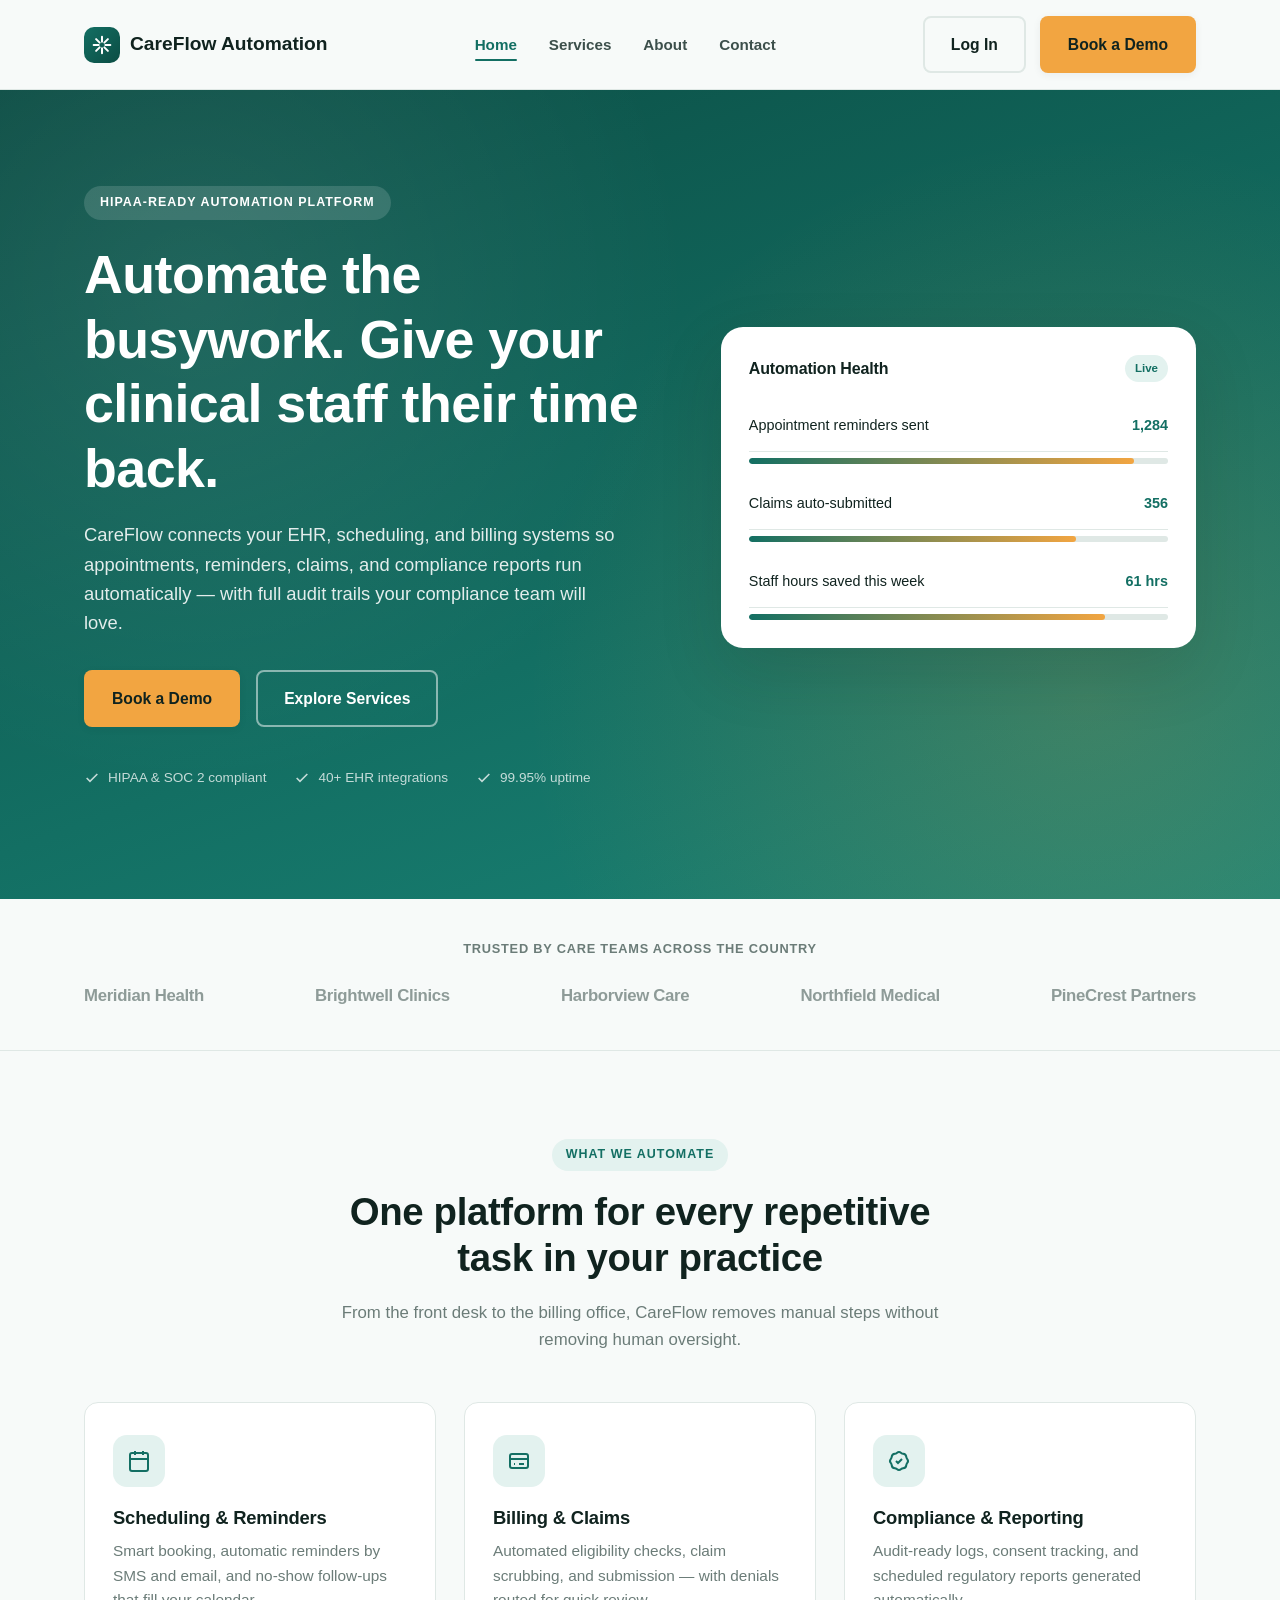
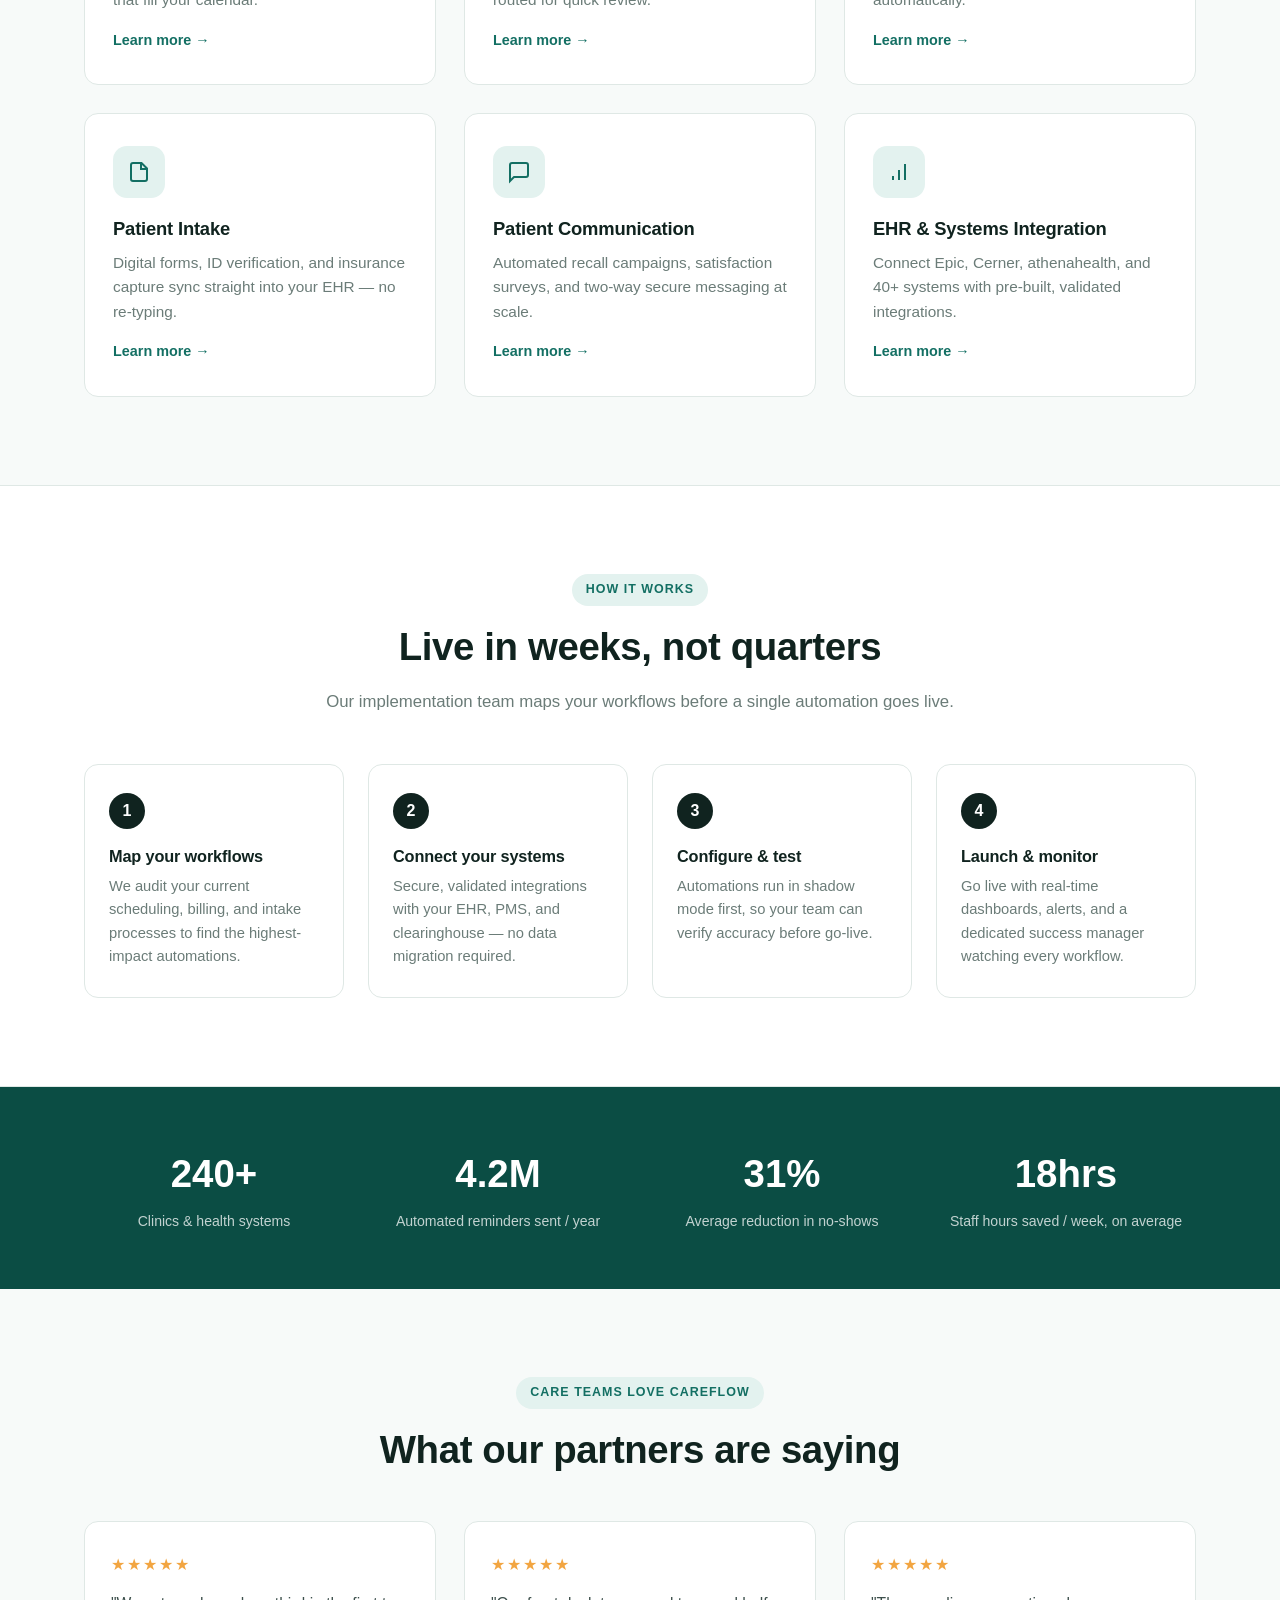
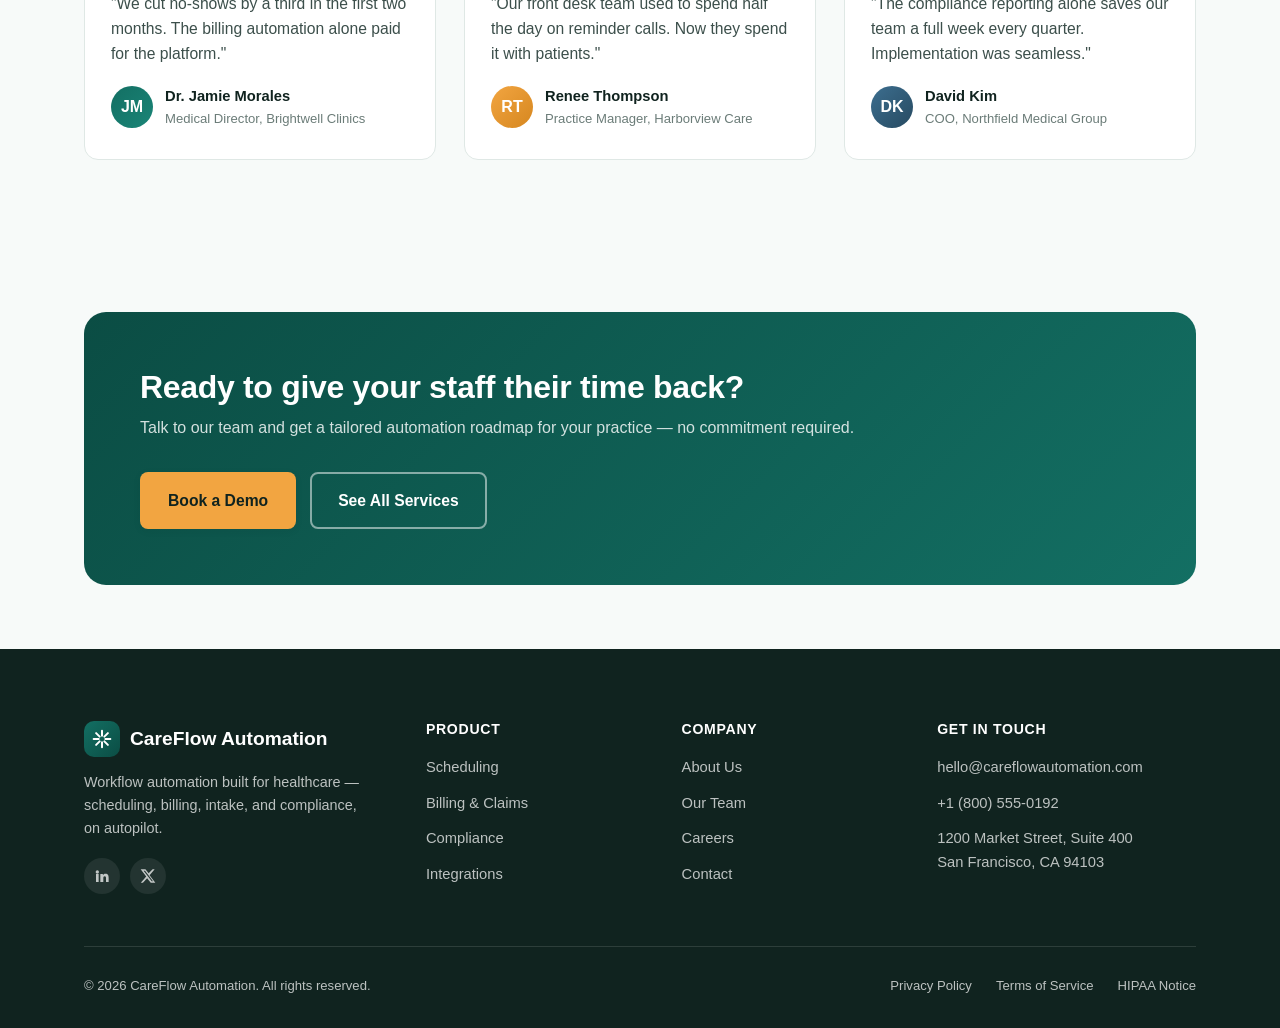
<file: index.html>
<!DOCTYPE html>
<html lang="en">
<head>
<meta charset="UTF-8" />
<meta name="viewport" content="width=device-width, initial-scale=1.0" />
<title>CareFlow Automation — Workflow Automation for Healthcare Teams</title>
<meta name="description" content="CareFlow Automation helps clinics, hospitals, and healthcare networks automate scheduling, billing, intake, and compliance so staff can focus on patients." />
<link rel="icon" href="data:,">
<link rel="stylesheet" href="css/styles.css" />
</head>
<body>

<header class="site-header">
  <nav class="nav">
    <a href="index.html" class="brand">
      <span class="brand-mark" aria-hidden="true">
        <svg width="20" height="20" viewBox="0 0 24 24" fill="none" stroke="currentColor" stroke-width="2.4" stroke-linecap="round" stroke-linejoin="round"><path d="M12 2v6M12 16v6M4.93 4.93l4.24 4.24M14.83 14.83l4.24 4.24M2 12h6M16 12h6M4.93 19.07l4.24-4.24M14.83 9.17l4.24-4.24"/></svg>
      </span>
      CareFlow Automation
    </a>

    <ul class="nav-links" id="nav-links">
      <li><a href="index.html" data-page="index.html">Home</a></li>
      <li><a href="services.html" data-page="services.html">Services</a></li>
      <li><a href="about.html" data-page="about.html">About</a></li>
      <li><a href="contact.html" data-page="contact.html">Contact</a></li>
    </ul>

    <div class="nav-actions">
      <a href="contact.html" class="btn btn-dark-outline">Log In</a>
      <a href="contact.html" class="btn btn-primary">Book a Demo</a>
      <button class="nav-toggle" aria-label="Toggle navigation" aria-expanded="false">
        <span></span><span></span><span></span>
      </button>
    </div>
  </nav>
</header>

<main>

  <!-- Hero -->
  <section class="hero">
    <div class="container hero-grid">
      <div>
        <span class="hero-eyebrow">HIPAA-Ready Automation Platform</span>
        <h1>Automate the busywork. Give your clinical staff their time back.</h1>
        <p class="lead">CareFlow connects your EHR, scheduling, and billing systems so appointments, reminders, claims, and compliance reports run automatically — with full audit trails your compliance team will love.</p>
        <div class="hero-cta">
          <a href="contact.html" class="btn btn-primary">Book a Demo</a>
          <a href="services.html" class="btn btn-outline">Explore Services</a>
        </div>
        <ul class="hero-trust">
          <li><svg width="16" height="16" viewBox="0 0 24 24" fill="none" stroke="currentColor" stroke-width="2.4"><path d="M20 6L9 17l-5-5"/></svg> HIPAA &amp; SOC 2 compliant</li>
          <li><svg width="16" height="16" viewBox="0 0 24 24" fill="none" stroke="currentColor" stroke-width="2.4"><path d="M20 6L9 17l-5-5"/></svg> 40+ EHR integrations</li>
          <li><svg width="16" height="16" viewBox="0 0 24 24" fill="none" stroke="currentColor" stroke-width="2.4"><path d="M20 6L9 17l-5-5"/></svg> 99.95% uptime</li>
        </ul>
      </div>

      <div class="hero-visual">
        <div class="hero-card">
          <div class="hero-card-head">
            <h4>Automation Health</h4>
            <span class="pill">Live</span>
          </div>
          <div class="hero-stat-row">
            <span>Appointment reminders sent</span>
            <strong>1,284</strong>
          </div>
          <div class="mini-bar"><span style="width: 92%"></span></div>

          <div class="hero-stat-row" style="margin-top:14px">
            <span>Claims auto-submitted</span>
            <strong>356</strong>
          </div>
          <div class="mini-bar"><span style="width: 78%"></span></div>

          <div class="hero-stat-row" style="margin-top:14px">
            <span>Staff hours saved this week</span>
            <strong>61 hrs</strong>
          </div>
          <div class="mini-bar"><span style="width: 85%"></span></div>
        </div>
      </div>
    </div>
  </section>

  <!-- Logo strip -->
  <section class="logo-strip section-tight">
    <div class="container">
      <p>Trusted by care teams across the country</p>
      <div class="logo-row">
        <span class="logo-chip">Meridian Health</span>
        <span class="logo-chip">Brightwell Clinics</span>
        <span class="logo-chip">Harborview Care</span>
        <span class="logo-chip">Northfield Medical</span>
        <span class="logo-chip">PineCrest Partners</span>
      </div>
    </div>
  </section>

  <!-- Services preview -->
  <section id="services">
    <div class="container">
      <div class="section-head reveal">
        <span class="eyebrow">What We Automate</span>
        <h2>One platform for every repetitive task in your practice</h2>
        <p>From the front desk to the billing office, CareFlow removes manual steps without removing human oversight.</p>
      </div>

      <div class="grid-3">
        <div class="card reveal">
          <div class="card-icon">
            <svg width="24" height="24" viewBox="0 0 24 24" fill="none" stroke="currentColor" stroke-width="2"><rect x="3" y="4" width="18" height="18" rx="2"/><path d="M16 2v4M8 2v4M3 10h18"/></svg>
          </div>
          <h3>Scheduling &amp; Reminders</h3>
          <p>Smart booking, automatic reminders by SMS and email, and no-show follow-ups that fill your calendar.</p>
          <a href="services.html#scheduling" class="card-link">Learn more →</a>
        </div>

        <div class="card reveal">
          <div class="card-icon">
            <svg width="24" height="24" viewBox="0 0 24 24" fill="none" stroke="currentColor" stroke-width="2"><path d="M3 10h18M7 15h1M12 15h5M5 5h14a2 2 0 012 2v10a2 2 0 01-2 2H5a2 2 0 01-2-2V7a2 2 0 012-2z"/></svg>
          </div>
          <h3>Billing &amp; Claims</h3>
          <p>Automated eligibility checks, claim scrubbing, and submission — with denials routed for quick review.</p>
          <a href="services.html#billing" class="card-link">Learn more →</a>
        </div>

        <div class="card reveal">
          <div class="card-icon">
            <svg width="24" height="24" viewBox="0 0 24 24" fill="none" stroke="currentColor" stroke-width="2"><path d="M9 12l2 2 4-4M7.835 4.697a3.42 3.42 0 001.946-.806 3.42 3.42 0 014.438 0 3.42 3.42 0 001.946.806 3.42 3.42 0 013.138 3.138 3.42 3.42 0 00.806 1.946 3.42 3.42 0 010 4.438 3.42 3.42 0 00-.806 1.946 3.42 3.42 0 01-3.138 3.138 3.42 3.42 0 00-1.946.806 3.42 3.42 0 01-4.438 0 3.42 3.42 0 00-1.946-.806 3.42 3.42 0 01-3.138-3.138 3.42 3.42 0 00-.806-1.946 3.42 3.42 0 010-4.438 3.42 3.42 0 00.806-1.946 3.42 3.42 0 013.138-3.138z"/></svg>
          </div>
          <h3>Compliance &amp; Reporting</h3>
          <p>Audit-ready logs, consent tracking, and scheduled regulatory reports generated automatically.</p>
          <a href="services.html#compliance" class="card-link">Learn more →</a>
        </div>

        <div class="card reveal">
          <div class="card-icon">
            <svg width="24" height="24" viewBox="0 0 24 24" fill="none" stroke="currentColor" stroke-width="2"><path d="M4 19V5a2 2 0 012-2h8.5L20 8.5V19a2 2 0 01-2 2H6a2 2 0 01-2-2z"/><path d="M14 3v6h6"/></svg>
          </div>
          <h3>Patient Intake</h3>
          <p>Digital forms, ID verification, and insurance capture sync straight into your EHR — no re-typing.</p>
          <a href="services.html#intake" class="card-link">Learn more →</a>
        </div>

        <div class="card reveal">
          <div class="card-icon">
            <svg width="24" height="24" viewBox="0 0 24 24" fill="none" stroke="currentColor" stroke-width="2"><path d="M21 15a2 2 0 01-2 2H7l-4 4V5a2 2 0 012-2h14a2 2 0 012 2z"/></svg>
          </div>
          <h3>Patient Communication</h3>
          <p>Automated recall campaigns, satisfaction surveys, and two-way secure messaging at scale.</p>
          <a href="services.html#communication" class="card-link">Learn more →</a>
        </div>

        <div class="card reveal">
          <div class="card-icon">
            <svg width="24" height="24" viewBox="0 0 24 24" fill="none" stroke="currentColor" stroke-width="2"><path d="M12 20V10M18 20V4M6 20v-4"/></svg>
          </div>
          <h3>EHR &amp; Systems Integration</h3>
          <p>Connect Epic, Cerner, athenahealth, and 40+ systems with pre-built, validated integrations.</p>
          <a href="services.html#integration" class="card-link">Learn more →</a>
        </div>
      </div>
    </div>
  </section>

  <!-- How it works -->
  <section style="background: var(--color-surface); border-top: 1px solid var(--color-line); border-bottom: 1px solid var(--color-line);">
    <div class="container">
      <div class="section-head reveal">
        <span class="eyebrow">How It Works</span>
        <h2>Live in weeks, not quarters</h2>
        <p>Our implementation team maps your workflows before a single automation goes live.</p>
      </div>

      <div class="steps">
        <div class="step reveal">
          <div class="step-num">1</div>
          <h4>Map your workflows</h4>
          <p>We audit your current scheduling, billing, and intake processes to find the highest-impact automations.</p>
        </div>
        <div class="step reveal">
          <div class="step-num">2</div>
          <h4>Connect your systems</h4>
          <p>Secure, validated integrations with your EHR, PMS, and clearinghouse — no data migration required.</p>
        </div>
        <div class="step reveal">
          <div class="step-num">3</div>
          <h4>Configure &amp; test</h4>
          <p>Automations run in shadow mode first, so your team can verify accuracy before go-live.</p>
        </div>
        <div class="step reveal">
          <div class="step-num">4</div>
          <h4>Launch &amp; monitor</h4>
          <p>Go live with real-time dashboards, alerts, and a dedicated success manager watching every workflow.</p>
        </div>
      </div>
    </div>
  </section>

  <!-- Stats band -->
  <section class="stats-band">
    <div class="container stats-grid">
      <div class="reveal">
        <div class="num">240+</div>
        <div class="label">Clinics &amp; health systems</div>
      </div>
      <div class="reveal">
        <div class="num">4.2M</div>
        <div class="label">Automated reminders sent / year</div>
      </div>
      <div class="reveal">
        <div class="num">31%</div>
        <div class="label">Average reduction in no-shows</div>
      </div>
      <div class="reveal">
        <div class="num">18hrs</div>
        <div class="label">Staff hours saved / week, on average</div>
      </div>
    </div>
  </section>

  <!-- Testimonials -->
  <section>
    <div class="container">
      <div class="section-head reveal">
        <span class="eyebrow">Care Teams Love CareFlow</span>
        <h2>What our partners are saying</h2>
      </div>

      <div class="testimonial-grid">
        <div class="testimonial reveal">
          <div class="stars">★★★★★</div>
          <p class="quote">"We cut no-shows by a third in the first two months. The billing automation alone paid for the platform."</p>
          <div class="testimonial-author">
            <div class="avatar c1">JM</div>
            <div>
              <div class="name">Dr. Jamie Morales</div>
              <div class="role">Medical Director, Brightwell Clinics</div>
            </div>
          </div>
        </div>

        <div class="testimonial reveal">
          <div class="stars">★★★★★</div>
          <p class="quote">"Our front desk team used to spend half the day on reminder calls. Now they spend it with patients."</p>
          <div class="testimonial-author">
            <div class="avatar c2">RT</div>
            <div>
              <div class="name">Renee Thompson</div>
              <div class="role">Practice Manager, Harborview Care</div>
            </div>
          </div>
        </div>

        <div class="testimonial reveal">
          <div class="stars">★★★★★</div>
          <p class="quote">"The compliance reporting alone saves our team a full week every quarter. Implementation was seamless."</p>
          <div class="testimonial-author">
            <div class="avatar c3">DK</div>
            <div>
              <div class="name">David Kim</div>
              <div class="role">COO, Northfield Medical Group</div>
            </div>
          </div>
        </div>
      </div>
    </div>
  </section>

  <!-- CTA -->
  <section class="section-tight">
    <div class="container">
      <div class="cta-band reveal">
        <div>
          <h2>Ready to give your staff their time back?</h2>
          <p>Talk to our team and get a tailored automation roadmap for your practice — no commitment required.</p>
        </div>
        <div class="cta-actions">
          <a href="contact.html" class="btn btn-primary">Book a Demo</a>
          <a href="services.html" class="btn btn-outline">See All Services</a>
        </div>
      </div>
    </div>
  </section>

</main>

<footer class="site-footer">
  <div class="container">
    <div class="footer-grid">
      <div class="footer-brand">
        <a href="index.html" class="brand">
          <span class="brand-mark" aria-hidden="true">
            <svg width="20" height="20" viewBox="0 0 24 24" fill="none" stroke="currentColor" stroke-width="2.4" stroke-linecap="round" stroke-linejoin="round"><path d="M12 2v6M12 16v6M4.93 4.93l4.24 4.24M14.83 14.83l4.24 4.24M2 12h6M16 12h6M4.93 19.07l4.24-4.24M14.83 9.17l4.24-4.24"/></svg>
          </span>
          CareFlow Automation
        </a>
        <p>Workflow automation built for healthcare — scheduling, billing, intake, and compliance, on autopilot.</p>
        <div class="footer-social">
          <a href="#" aria-label="LinkedIn"><svg width="16" height="16" viewBox="0 0 24 24" fill="currentColor"><path d="M4.98 3.5a2.5 2.5 0 11-.01 5.001A2.5 2.5 0 014.98 3.5zM3 8.98h4v12.02H3zM9.5 8.98h3.83v1.64h.05c.53-1 1.84-2.06 3.79-2.06 4.05 0 4.8 2.67 4.8 6.14v6.3H18v-5.59c0-1.33-.02-3.05-1.86-3.05-1.86 0-2.14 1.45-2.14 2.95v5.69H9.5z"/></svg></a>
          <a href="#" aria-label="Twitter / X"><svg width="16" height="16" viewBox="0 0 24 24" fill="currentColor"><path d="M18.9 2H22l-7.6 8.7L23 22h-6.9l-5.4-6.6L4.4 22H1.2l8.1-9.3L1 2h7.1l4.9 6zM17.6 20h1.9L7.5 4H5.4z"/></svg></a>
        </div>
      </div>

      <div class="footer-col">
        <h4>Product</h4>
        <ul>
          <li><a href="services.html#scheduling">Scheduling</a></li>
          <li><a href="services.html#billing">Billing &amp; Claims</a></li>
          <li><a href="services.html#compliance">Compliance</a></li>
          <li><a href="services.html#integration">Integrations</a></li>
        </ul>
      </div>

      <div class="footer-col">
        <h4>Company</h4>
        <ul>
          <li><a href="about.html">About Us</a></li>
          <li><a href="about.html#team">Our Team</a></li>
          <li><a href="contact.html">Careers</a></li>
          <li><a href="contact.html">Contact</a></li>
        </ul>
      </div>

      <div class="footer-col">
        <h4>Get in touch</h4>
        <ul>
          <li>hello@careflowautomation.com</li>
          <li>+1 (800) 555-0192</li>
          <li>1200 Market Street, Suite 400<br />San Francisco, CA 94103</li>
        </ul>
      </div>
    </div>

    <div class="footer-bottom">
      <span>&copy; <span id="current-year">2026</span> CareFlow Automation. All rights reserved.</span>
      <div class="footer-bottom-links">
        <a href="#">Privacy Policy</a>
        <a href="#">Terms of Service</a>
        <a href="#">HIPAA Notice</a>
      </div>
    </div>
  </div>
</footer>

<button class="back-to-top" aria-label="Back to top">
  <svg width="18" height="18" viewBox="0 0 24 24" fill="none" stroke="currentColor" stroke-width="2.4"><path d="M12 19V5M5 12l7-7 7 7"/></svg>
</button>

<script src="js/main.js"></script>
</body>
</html>
</file>
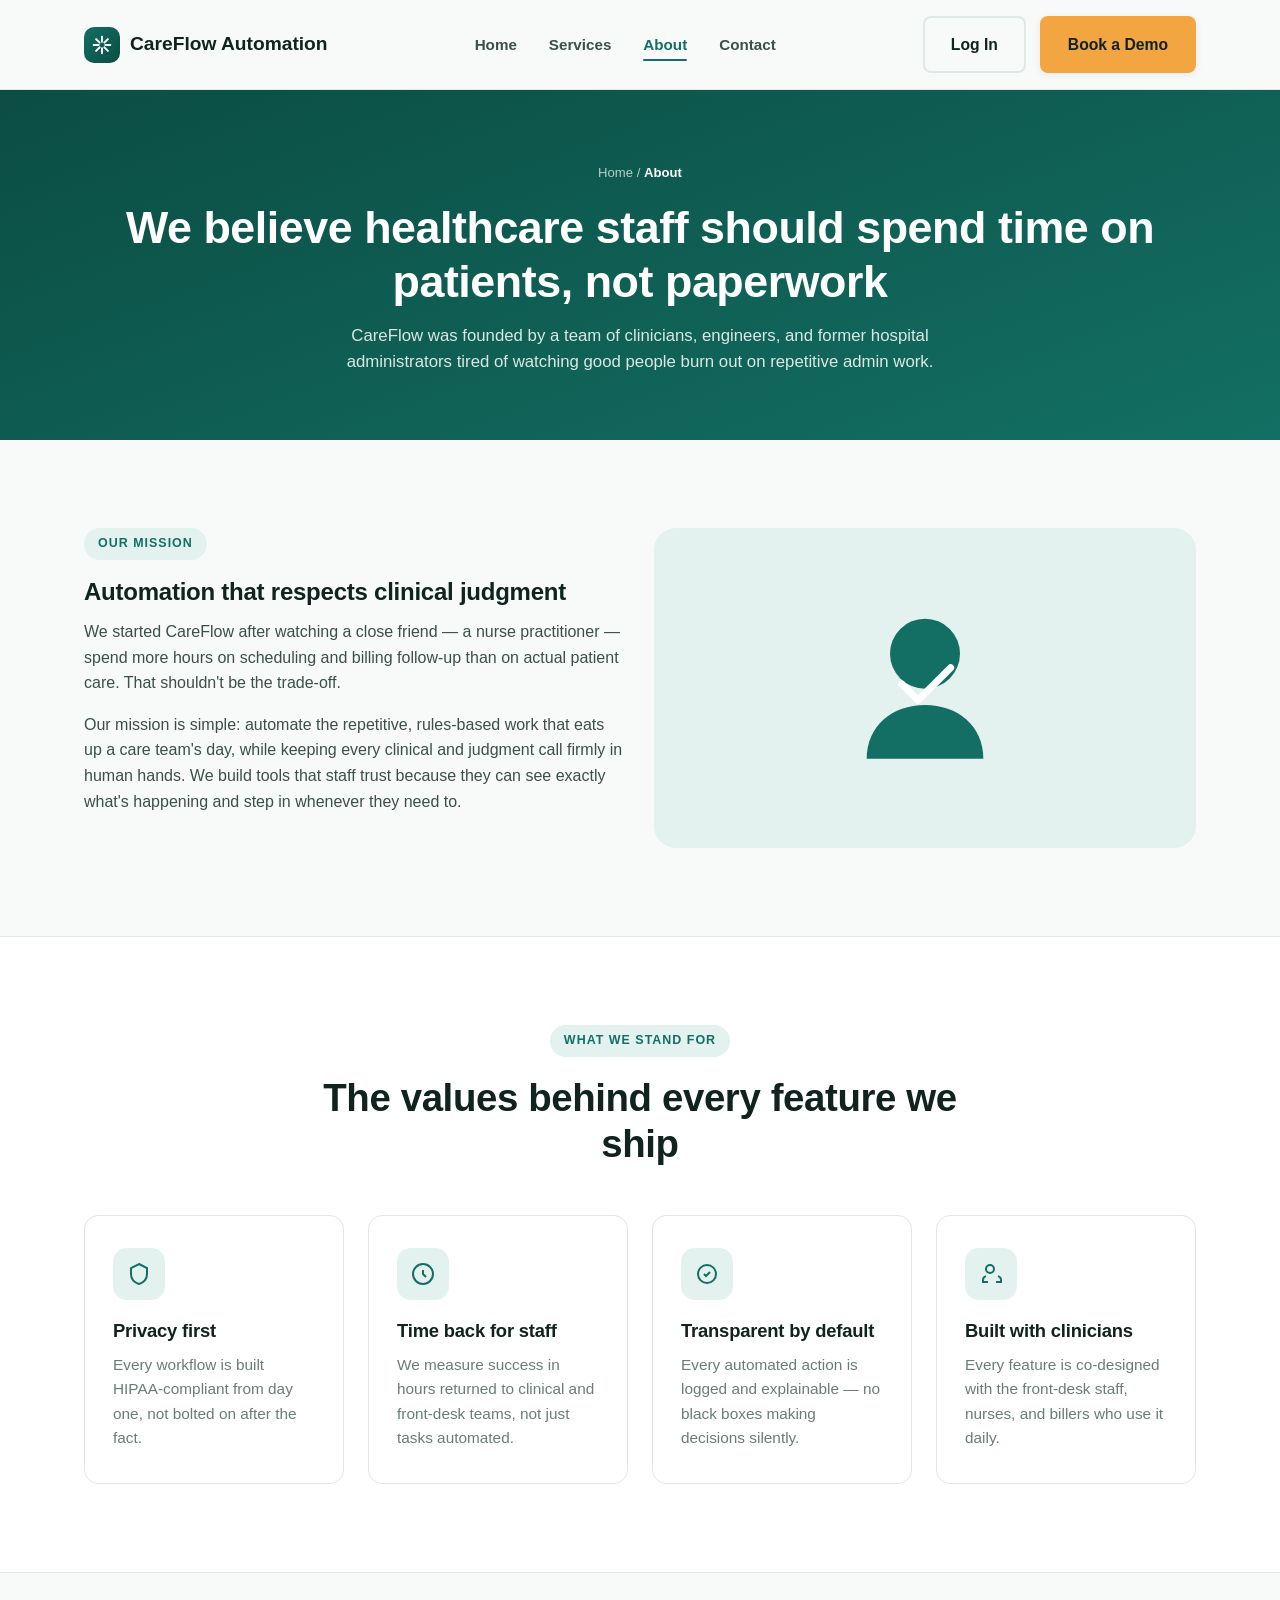
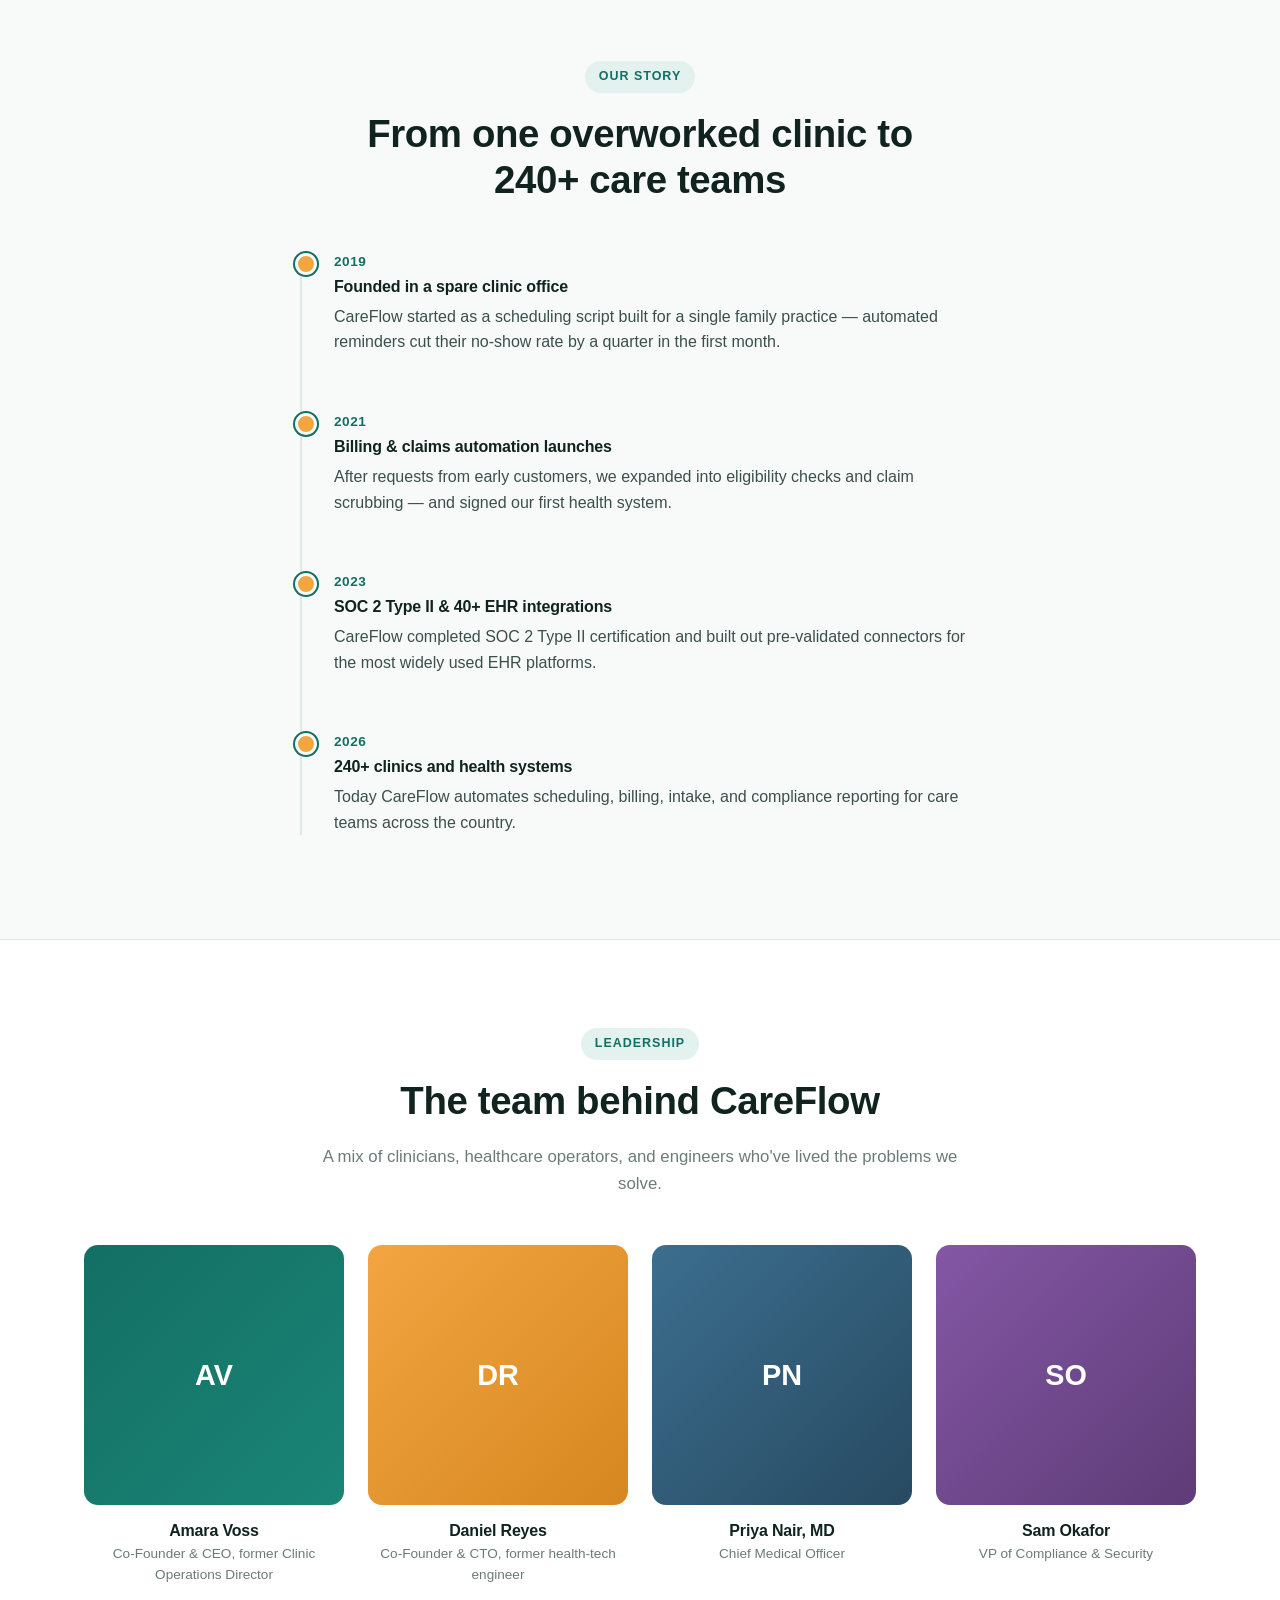
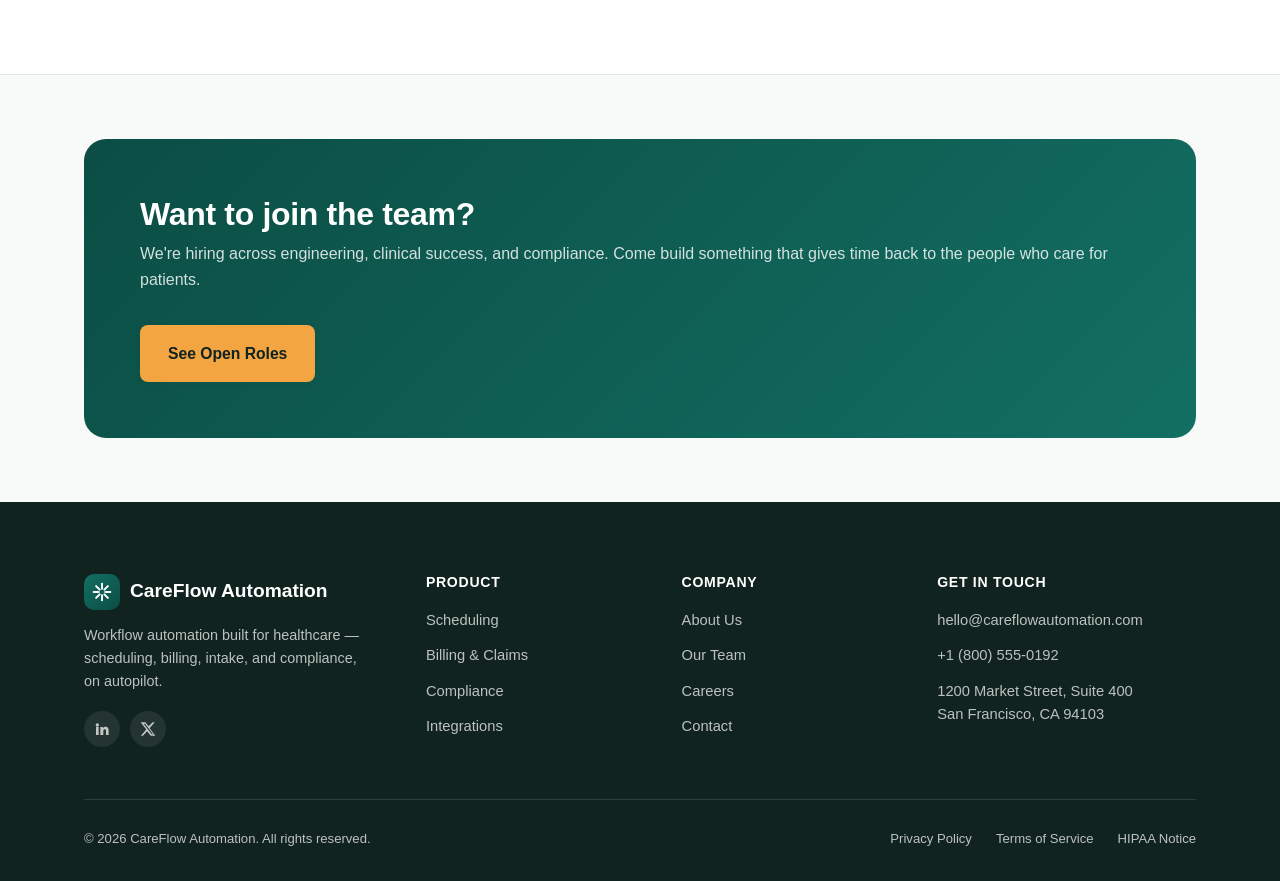
<file: about.html>
<!DOCTYPE html>
<html lang="en">
<head>
<meta charset="UTF-8" />
<meta name="viewport" content="width=device-width, initial-scale=1.0" />
<title>About — CareFlow Automation</title>
<meta name="description" content="CareFlow Automation was founded to give healthcare teams their time back. Learn about our mission, values, and the people building the platform." />
<link rel="icon" href="data:,">
<link rel="stylesheet" href="css/styles.css" />
</head>
<body>

<header class="site-header">
  <nav class="nav">
    <a href="index.html" class="brand">
      <span class="brand-mark" aria-hidden="true">
        <svg width="20" height="20" viewBox="0 0 24 24" fill="none" stroke="currentColor" stroke-width="2.4" stroke-linecap="round" stroke-linejoin="round"><path d="M12 2v6M12 16v6M4.93 4.93l4.24 4.24M14.83 14.83l4.24 4.24M2 12h6M16 12h6M4.93 19.07l4.24-4.24M14.83 9.17l4.24-4.24"/></svg>
      </span>
      CareFlow Automation
    </a>

    <ul class="nav-links" id="nav-links">
      <li><a href="index.html" data-page="index.html">Home</a></li>
      <li><a href="services.html" data-page="services.html">Services</a></li>
      <li><a href="about.html" data-page="about.html">About</a></li>
      <li><a href="contact.html" data-page="contact.html">Contact</a></li>
    </ul>

    <div class="nav-actions">
      <a href="contact.html" class="btn btn-dark-outline">Log In</a>
      <a href="contact.html" class="btn btn-primary">Book a Demo</a>
      <button class="nav-toggle" aria-label="Toggle navigation" aria-expanded="false">
        <span></span><span></span><span></span>
      </button>
    </div>
  </nav>
</header>

<main>

  <section class="page-hero">
    <div class="container">
      <div class="breadcrumb">Home / <span>About</span></div>
      <h1>We believe healthcare staff should spend time on patients, not paperwork</h1>
      <p>CareFlow was founded by a team of clinicians, engineers, and former hospital administrators tired of watching good people burn out on repetitive admin work.</p>
    </div>
  </section>

  <section>
    <div class="container grid-2 reveal">
      <div>
        <span class="eyebrow">Our Mission</span>
        <h2>Automation that respects clinical judgment</h2>
        <p>We started CareFlow after watching a close friend — a nurse practitioner — spend more hours on scheduling and billing follow-up than on actual patient care. That shouldn't be the trade-off.</p>
        <p>Our mission is simple: automate the repetitive, rules-based work that eats up a care team's day, while keeping every clinical and judgment call firmly in human hands. We build tools that staff trust because they can see exactly what's happening and step in whenever they need to.</p>
      </div>
      <div class="service-visual" style="min-height: 320px;">
        <svg viewBox="0 0 240 200" fill="none">
          <circle cx="120" cy="100" r="80" fill="#e3f2ef"/>
          <circle cx="120" cy="70" r="30" fill="#136f63"/>
          <path d="M70 160c0-28 22-46 50-46s50 18 50 46" fill="#136f63"/>
          <path d="M100 96l14 14 28-28" stroke="#fff" stroke-width="6" stroke-linecap="round" stroke-linejoin="round" fill="none"/>
        </svg>
      </div>
    </div>
  </section>

  <section style="background: var(--color-surface); border-top: 1px solid var(--color-line); border-bottom: 1px solid var(--color-line);">
    <div class="container">
      <div class="section-head reveal">
        <span class="eyebrow">What We Stand For</span>
        <h2>The values behind every feature we ship</h2>
      </div>

      <div class="grid-4">
        <div class="card reveal">
          <div class="card-icon">
            <svg width="24" height="24" viewBox="0 0 24 24" fill="none" stroke="currentColor" stroke-width="2"><path d="M12 2l8 4v6c0 5-3.5 8.5-8 10-4.5-1.5-8-5-8-10V6z"/></svg>
          </div>
          <h3>Privacy first</h3>
          <p>Every workflow is built HIPAA-compliant from day one, not bolted on after the fact.</p>
        </div>
        <div class="card reveal">
          <div class="card-icon">
            <svg width="24" height="24" viewBox="0 0 24 24" fill="none" stroke="currentColor" stroke-width="2"><path d="M12 8v4l3 3M12 2a10 10 0 100 20 10 10 0 000-20z"/></svg>
          </div>
          <h3>Time back for staff</h3>
          <p>We measure success in hours returned to clinical and front-desk teams, not just tasks automated.</p>
        </div>
        <div class="card reveal">
          <div class="card-icon">
            <svg width="24" height="24" viewBox="0 0 24 24" fill="none" stroke="currentColor" stroke-width="2"><path d="M9 12l2 2 4-4M21 12a9 9 0 11-18 0 9 9 0 0118 0z"/></svg>
          </div>
          <h3>Transparent by default</h3>
          <p>Every automated action is logged and explainable — no black boxes making decisions silently.</p>
        </div>
        <div class="card reveal">
          <div class="card-icon">
            <svg width="24" height="24" viewBox="0 0 24 24" fill="none" stroke="currentColor" stroke-width="2"><path d="M17 20h5v-2a4 4 0 00-3-3.87M9 20H4v-2a4 4 0 013-3.87M15 7a4 4 0 11-8 0 4 4 0 018 0z"/></svg>
          </div>
          <h3>Built with clinicians</h3>
          <p>Every feature is co-designed with the front-desk staff, nurses, and billers who use it daily.</p>
        </div>
      </div>
    </div>
  </section>

  <section>
    <div class="container">
      <div class="section-head reveal">
        <span class="eyebrow">Our Story</span>
        <h2>From one overworked clinic to 240+ care teams</h2>
      </div>

      <div class="timeline reveal" style="max-width: 680px; margin-left: auto; margin-right: auto;">
        <div class="timeline-item">
          <div class="timeline-year">2019</div>
          <h4>Founded in a spare clinic office</h4>
          <p>CareFlow started as a scheduling script built for a single family practice — automated reminders cut their no-show rate by a quarter in the first month.</p>
        </div>
        <div class="timeline-item">
          <div class="timeline-year">2021</div>
          <h4>Billing &amp; claims automation launches</h4>
          <p>After requests from early customers, we expanded into eligibility checks and claim scrubbing — and signed our first health system.</p>
        </div>
        <div class="timeline-item">
          <div class="timeline-year">2023</div>
          <h4>SOC 2 Type II &amp; 40+ EHR integrations</h4>
          <p>CareFlow completed SOC 2 Type II certification and built out pre-validated connectors for the most widely used EHR platforms.</p>
        </div>
        <div class="timeline-item">
          <div class="timeline-year">2026</div>
          <h4>240+ clinics and health systems</h4>
          <p>Today CareFlow automates scheduling, billing, intake, and compliance reporting for care teams across the country.</p>
        </div>
      </div>
    </div>
  </section>

  <section id="team" style="background: var(--color-surface); border-top: 1px solid var(--color-line); border-bottom: 1px solid var(--color-line);">
    <div class="container">
      <div class="section-head reveal">
        <span class="eyebrow">Leadership</span>
        <h2>The team behind CareFlow</h2>
        <p>A mix of clinicians, healthcare operators, and engineers who've lived the problems we solve.</p>
      </div>

      <div class="team-grid">
        <div class="team-card reveal">
          <div class="team-photo c1">AV</div>
          <h4>Amara Voss</h4>
          <div class="role">Co-Founder &amp; CEO, former Clinic Operations Director</div>
        </div>
        <div class="team-card reveal">
          <div class="team-photo c2">DR</div>
          <h4>Daniel Reyes</h4>
          <div class="role">Co-Founder &amp; CTO, former health-tech engineer</div>
        </div>
        <div class="team-card reveal">
          <div class="team-photo c3">PN</div>
          <h4>Priya Nair, MD</h4>
          <div class="role">Chief Medical Officer</div>
        </div>
        <div class="team-card reveal">
          <div class="team-photo c4">SO</div>
          <h4>Sam Okafor</h4>
          <div class="role">VP of Compliance &amp; Security</div>
        </div>
      </div>
    </div>
  </section>

  <section class="section-tight">
    <div class="container">
      <div class="cta-band reveal">
        <div>
          <h2>Want to join the team?</h2>
          <p>We're hiring across engineering, clinical success, and compliance. Come build something that gives time back to the people who care for patients.</p>
        </div>
        <div class="cta-actions">
          <a href="contact.html" class="btn btn-primary">See Open Roles</a>
        </div>
      </div>
    </div>
  </section>

</main>

<footer class="site-footer">
  <div class="container">
    <div class="footer-grid">
      <div class="footer-brand">
        <a href="index.html" class="brand">
          <span class="brand-mark" aria-hidden="true">
            <svg width="20" height="20" viewBox="0 0 24 24" fill="none" stroke="currentColor" stroke-width="2.4" stroke-linecap="round" stroke-linejoin="round"><path d="M12 2v6M12 16v6M4.93 4.93l4.24 4.24M14.83 14.83l4.24 4.24M2 12h6M16 12h6M4.93 19.07l4.24-4.24M14.83 9.17l4.24-4.24"/></svg>
          </span>
          CareFlow Automation
        </a>
        <p>Workflow automation built for healthcare — scheduling, billing, intake, and compliance, on autopilot.</p>
        <div class="footer-social">
          <a href="#" aria-label="LinkedIn"><svg width="16" height="16" viewBox="0 0 24 24" fill="currentColor"><path d="M4.98 3.5a2.5 2.5 0 11-.01 5.001A2.5 2.5 0 014.98 3.5zM3 8.98h4v12.02H3zM9.5 8.98h3.83v1.64h.05c.53-1 1.84-2.06 3.79-2.06 4.05 0 4.8 2.67 4.8 6.14v6.3H18v-5.59c0-1.33-.02-3.05-1.86-3.05-1.86 0-2.14 1.45-2.14 2.95v5.69H9.5z"/></svg></a>
          <a href="#" aria-label="Twitter / X"><svg width="16" height="16" viewBox="0 0 24 24" fill="currentColor"><path d="M18.9 2H22l-7.6 8.7L23 22h-6.9l-5.4-6.6L4.4 22H1.2l8.1-9.3L1 2h7.1l4.9 6zM17.6 20h1.9L7.5 4H5.4z"/></svg></a>
        </div>
      </div>

      <div class="footer-col">
        <h4>Product</h4>
        <ul>
          <li><a href="services.html#scheduling">Scheduling</a></li>
          <li><a href="services.html#billing">Billing &amp; Claims</a></li>
          <li><a href="services.html#compliance">Compliance</a></li>
          <li><a href="services.html#integration">Integrations</a></li>
        </ul>
      </div>

      <div class="footer-col">
        <h4>Company</h4>
        <ul>
          <li><a href="about.html">About Us</a></li>
          <li><a href="about.html#team">Our Team</a></li>
          <li><a href="contact.html">Careers</a></li>
          <li><a href="contact.html">Contact</a></li>
        </ul>
      </div>

      <div class="footer-col">
        <h4>Get in touch</h4>
        <ul>
          <li>hello@careflowautomation.com</li>
          <li>+1 (800) 555-0192</li>
          <li>1200 Market Street, Suite 400<br />San Francisco, CA 94103</li>
        </ul>
      </div>
    </div>

    <div class="footer-bottom">
      <span>&copy; <span id="current-year">2026</span> CareFlow Automation. All rights reserved.</span>
      <div class="footer-bottom-links">
        <a href="#">Privacy Policy</a>
        <a href="#">Terms of Service</a>
        <a href="#">HIPAA Notice</a>
      </div>
    </div>
  </div>
</footer>

<button class="back-to-top" aria-label="Back to top">
  <svg width="18" height="18" viewBox="0 0 24 24" fill="none" stroke="currentColor" stroke-width="2.4"><path d="M12 19V5M5 12l7-7 7 7"/></svg>
</button>

<script src="js/main.js"></script>
</body>
</html>
</file>
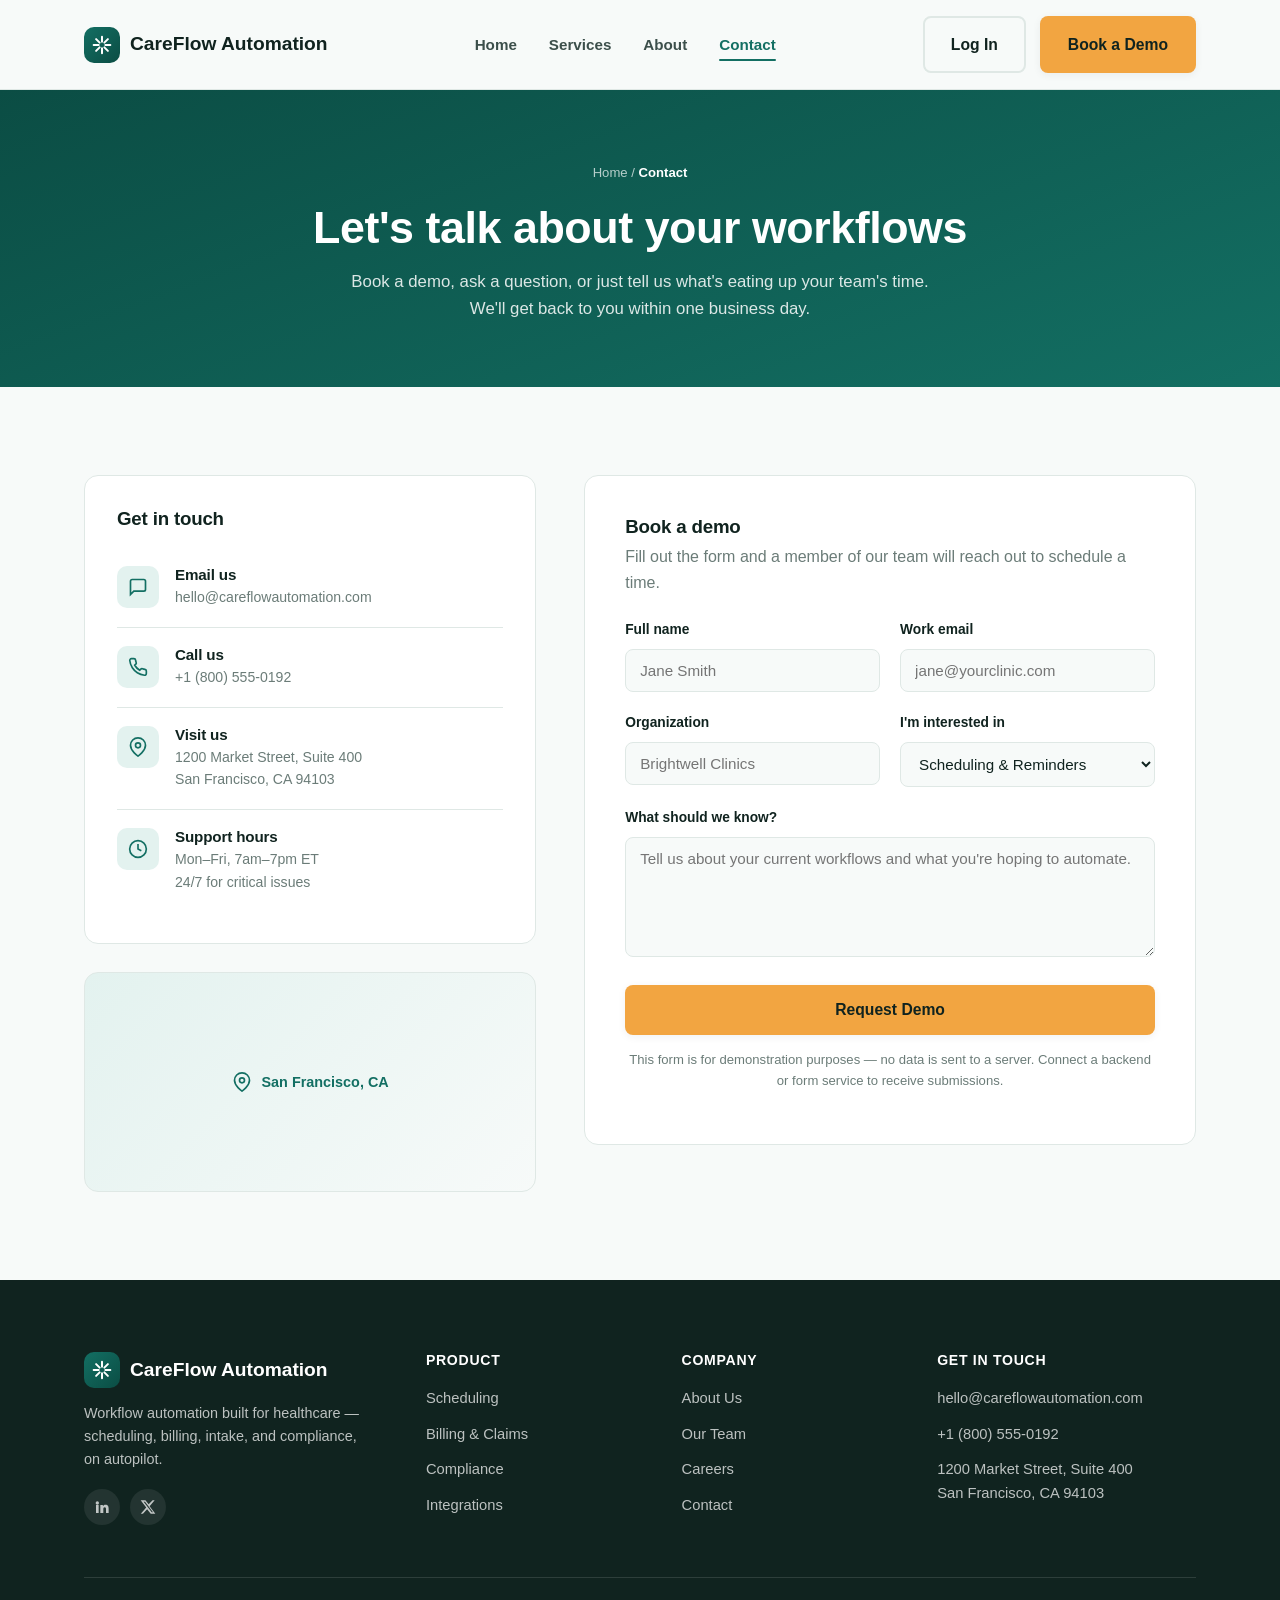
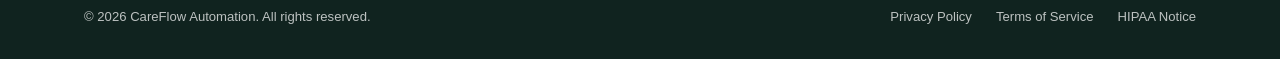
<file: contact.html>
<!DOCTYPE html>
<html lang="en">
<head>
<meta charset="UTF-8" />
<meta name="viewport" content="width=device-width, initial-scale=1.0" />
<title>Contact — CareFlow Automation</title>
<meta name="description" content="Get in touch with CareFlow Automation to book a demo, ask a question, or talk to our team about automating your healthcare practice." />
<link rel="icon" href="data:,">
<link rel="stylesheet" href="css/styles.css" />
</head>
<body>

<header class="site-header">
  <nav class="nav">
    <a href="index.html" class="brand">
      <span class="brand-mark" aria-hidden="true">
        <svg width="20" height="20" viewBox="0 0 24 24" fill="none" stroke="currentColor" stroke-width="2.4" stroke-linecap="round" stroke-linejoin="round"><path d="M12 2v6M12 16v6M4.93 4.93l4.24 4.24M14.83 14.83l4.24 4.24M2 12h6M16 12h6M4.93 19.07l4.24-4.24M14.83 9.17l4.24-4.24"/></svg>
      </span>
      CareFlow Automation
    </a>

    <ul class="nav-links" id="nav-links">
      <li><a href="index.html" data-page="index.html">Home</a></li>
      <li><a href="services.html" data-page="services.html">Services</a></li>
      <li><a href="about.html" data-page="about.html">About</a></li>
      <li><a href="contact.html" data-page="contact.html">Contact</a></li>
    </ul>

    <div class="nav-actions">
      <a href="contact.html" class="btn btn-dark-outline">Log In</a>
      <a href="contact.html" class="btn btn-primary">Book a Demo</a>
      <button class="nav-toggle" aria-label="Toggle navigation" aria-expanded="false">
        <span></span><span></span><span></span>
      </button>
    </div>
  </nav>
</header>

<main>

  <section class="page-hero">
    <div class="container">
      <div class="breadcrumb">Home / <span>Contact</span></div>
      <h1>Let's talk about your workflows</h1>
      <p>Book a demo, ask a question, or just tell us what's eating up your team's time. We'll get back to you within one business day.</p>
    </div>
  </section>

  <section>
    <div class="container contact-grid">

      <div class="reveal">
        <div class="contact-info-card">
          <h3 style="margin-bottom: 18px;">Get in touch</h3>

          <div class="contact-row">
            <span class="icon">
              <svg width="20" height="20" viewBox="0 0 24 24" fill="none" stroke="currentColor" stroke-width="2"><path d="M21 15a2 2 0 01-2 2H7l-4 4V5a2 2 0 012-2h14a2 2 0 012 2z"/></svg>
            </span>
            <div>
              <h4>Email us</h4>
              <p>hello@careflowautomation.com</p>
            </div>
          </div>

          <div class="contact-row">
            <span class="icon">
              <svg width="20" height="20" viewBox="0 0 24 24" fill="none" stroke="currentColor" stroke-width="2"><path d="M22 16.92v3a2 2 0 01-2.18 2 19.79 19.79 0 01-8.63-3.07 19.5 19.5 0 01-6-6 19.79 19.79 0 01-3.07-8.67A2 2 0 014.11 2h3a2 2 0 012 1.72c.127.96.361 1.903.7 2.81a2 2 0 01-.45 2.11L8.09 9.91a16 16 0 006 6l1.27-1.27a2 2 0 012.11-.45c.907.339 1.85.573 2.81.7A2 2 0 0122 16.92z"/></svg>
            </span>
            <div>
              <h4>Call us</h4>
              <p>+1 (800) 555-0192</p>
            </div>
          </div>

          <div class="contact-row">
            <span class="icon">
              <svg width="20" height="20" viewBox="0 0 24 24" fill="none" stroke="currentColor" stroke-width="2"><path d="M21 10c0 7-9 13-9 13s-9-6-9-13a9 9 0 0118 0z"/><circle cx="12" cy="10" r="3"/></svg>
            </span>
            <div>
              <h4>Visit us</h4>
              <p>1200 Market Street, Suite 400<br />San Francisco, CA 94103</p>
            </div>
          </div>

          <div class="contact-row">
            <span class="icon">
              <svg width="20" height="20" viewBox="0 0 24 24" fill="none" stroke="currentColor" stroke-width="2"><circle cx="12" cy="12" r="10"/><path d="M12 6v6l4 2"/></svg>
            </span>
            <div>
              <h4>Support hours</h4>
              <p>Mon–Fri, 7am–7pm ET<br />24/7 for critical issues</p>
            </div>
          </div>
        </div>

        <div class="map-placeholder">
          <svg width="20" height="20" viewBox="0 0 24 24" fill="none" stroke="currentColor" stroke-width="2"><path d="M21 10c0 7-9 13-9 13s-9-6-9-13a9 9 0 0118 0z"/><circle cx="12" cy="10" r="3"/></svg>
          San Francisco, CA
        </div>
      </div>

      <div class="reveal">
        <div class="contact-form-card">
          <h3 style="margin-bottom: 6px;">Book a demo</h3>
          <p style="color: var(--color-muted); margin-bottom: 24px;">Fill out the form and a member of our team will reach out to schedule a time.</p>

          <form id="contact-form" novalidate>
            <div class="form-row">
              <div class="field">
                <label for="name">Full name</label>
                <input type="text" id="name" name="name" data-validate="name" placeholder="Jane Smith" />
                <div class="error">Please enter your full name.</div>
              </div>
              <div class="field">
                <label for="email">Work email</label>
                <input type="email" id="email" name="email" data-validate="email" placeholder="jane@yourclinic.com" />
                <div class="error">Please enter a valid email address.</div>
              </div>
            </div>

            <div class="form-row">
              <div class="field">
                <label for="organization">Organization</label>
                <input type="text" id="organization" name="organization" data-validate="organization" placeholder="Brightwell Clinics" />
              </div>
              <div class="field">
                <label for="interest">I'm interested in</label>
                <select id="interest" name="interest">
                  <option>Scheduling &amp; Reminders</option>
                  <option>Billing &amp; Claims</option>
                  <option>Compliance &amp; Reporting</option>
                  <option>Patient Intake</option>
                  <option>Patient Communication</option>
                  <option>EHR Integration</option>
                  <option>Not sure yet</option>
                </select>
              </div>
            </div>

            <div class="field">
              <label for="message">What should we know?</label>
              <textarea id="message" name="message" data-validate="message" placeholder="Tell us about your current workflows and what you're hoping to automate."></textarea>
              <div class="error">Tell us a bit more (10+ characters).</div>
            </div>

            <button type="submit" class="btn btn-primary btn-block">Request Demo</button>
            <p class="form-note">This form is for demonstration purposes — no data is sent to a server. Connect a backend or form service to receive submissions.</p>
          </form>

          <div class="form-success" id="form-success">
            <div class="icon-circle">
              <svg width="28" height="28" viewBox="0 0 24 24" fill="none" stroke="currentColor" stroke-width="2.4"><path d="M20 6L9 17l-5-5"/></svg>
            </div>
            <h3>Thanks — we'll be in touch!</h3>
            <p style="color: var(--color-muted);">A member of our team will reach out within one business day to schedule your demo.</p>
          </div>
        </div>
      </div>

    </div>
  </section>

</main>

<footer class="site-footer">
  <div class="container">
    <div class="footer-grid">
      <div class="footer-brand">
        <a href="index.html" class="brand">
          <span class="brand-mark" aria-hidden="true">
            <svg width="20" height="20" viewBox="0 0 24 24" fill="none" stroke="currentColor" stroke-width="2.4" stroke-linecap="round" stroke-linejoin="round"><path d="M12 2v6M12 16v6M4.93 4.93l4.24 4.24M14.83 14.83l4.24 4.24M2 12h6M16 12h6M4.93 19.07l4.24-4.24M14.83 9.17l4.24-4.24"/></svg>
          </span>
          CareFlow Automation
        </a>
        <p>Workflow automation built for healthcare — scheduling, billing, intake, and compliance, on autopilot.</p>
        <div class="footer-social">
          <a href="#" aria-label="LinkedIn"><svg width="16" height="16" viewBox="0 0 24 24" fill="currentColor"><path d="M4.98 3.5a2.5 2.5 0 11-.01 5.001A2.5 2.5 0 014.98 3.5zM3 8.98h4v12.02H3zM9.5 8.98h3.83v1.64h.05c.53-1 1.84-2.06 3.79-2.06 4.05 0 4.8 2.67 4.8 6.14v6.3H18v-5.59c0-1.33-.02-3.05-1.86-3.05-1.86 0-2.14 1.45-2.14 2.95v5.69H9.5z"/></svg></a>
          <a href="#" aria-label="Twitter / X"><svg width="16" height="16" viewBox="0 0 24 24" fill="currentColor"><path d="M18.9 2H22l-7.6 8.7L23 22h-6.9l-5.4-6.6L4.4 22H1.2l8.1-9.3L1 2h7.1l4.9 6zM17.6 20h1.9L7.5 4H5.4z"/></svg></a>
        </div>
      </div>

      <div class="footer-col">
        <h4>Product</h4>
        <ul>
          <li><a href="services.html#scheduling">Scheduling</a></li>
          <li><a href="services.html#billing">Billing &amp; Claims</a></li>
          <li><a href="services.html#compliance">Compliance</a></li>
          <li><a href="services.html#integration">Integrations</a></li>
        </ul>
      </div>

      <div class="footer-col">
        <h4>Company</h4>
        <ul>
          <li><a href="about.html">About Us</a></li>
          <li><a href="about.html#team">Our Team</a></li>
          <li><a href="contact.html">Careers</a></li>
          <li><a href="contact.html">Contact</a></li>
        </ul>
      </div>

      <div class="footer-col">
        <h4>Get in touch</h4>
        <ul>
          <li>hello@careflowautomation.com</li>
          <li>+1 (800) 555-0192</li>
          <li>1200 Market Street, Suite 400<br />San Francisco, CA 94103</li>
        </ul>
      </div>
    </div>

    <div class="footer-bottom">
      <span>&copy; <span id="current-year">2026</span> CareFlow Automation. All rights reserved.</span>
      <div class="footer-bottom-links">
        <a href="#">Privacy Policy</a>
        <a href="#">Terms of Service</a>
        <a href="#">HIPAA Notice</a>
      </div>
    </div>
  </div>
</footer>

<button class="back-to-top" aria-label="Back to top">
  <svg width="18" height="18" viewBox="0 0 24 24" fill="none" stroke="currentColor" stroke-width="2.4"><path d="M12 19V5M5 12l7-7 7 7"/></svg>
</button>

<script src="js/main.js"></script>
</body>
</html>
</file>
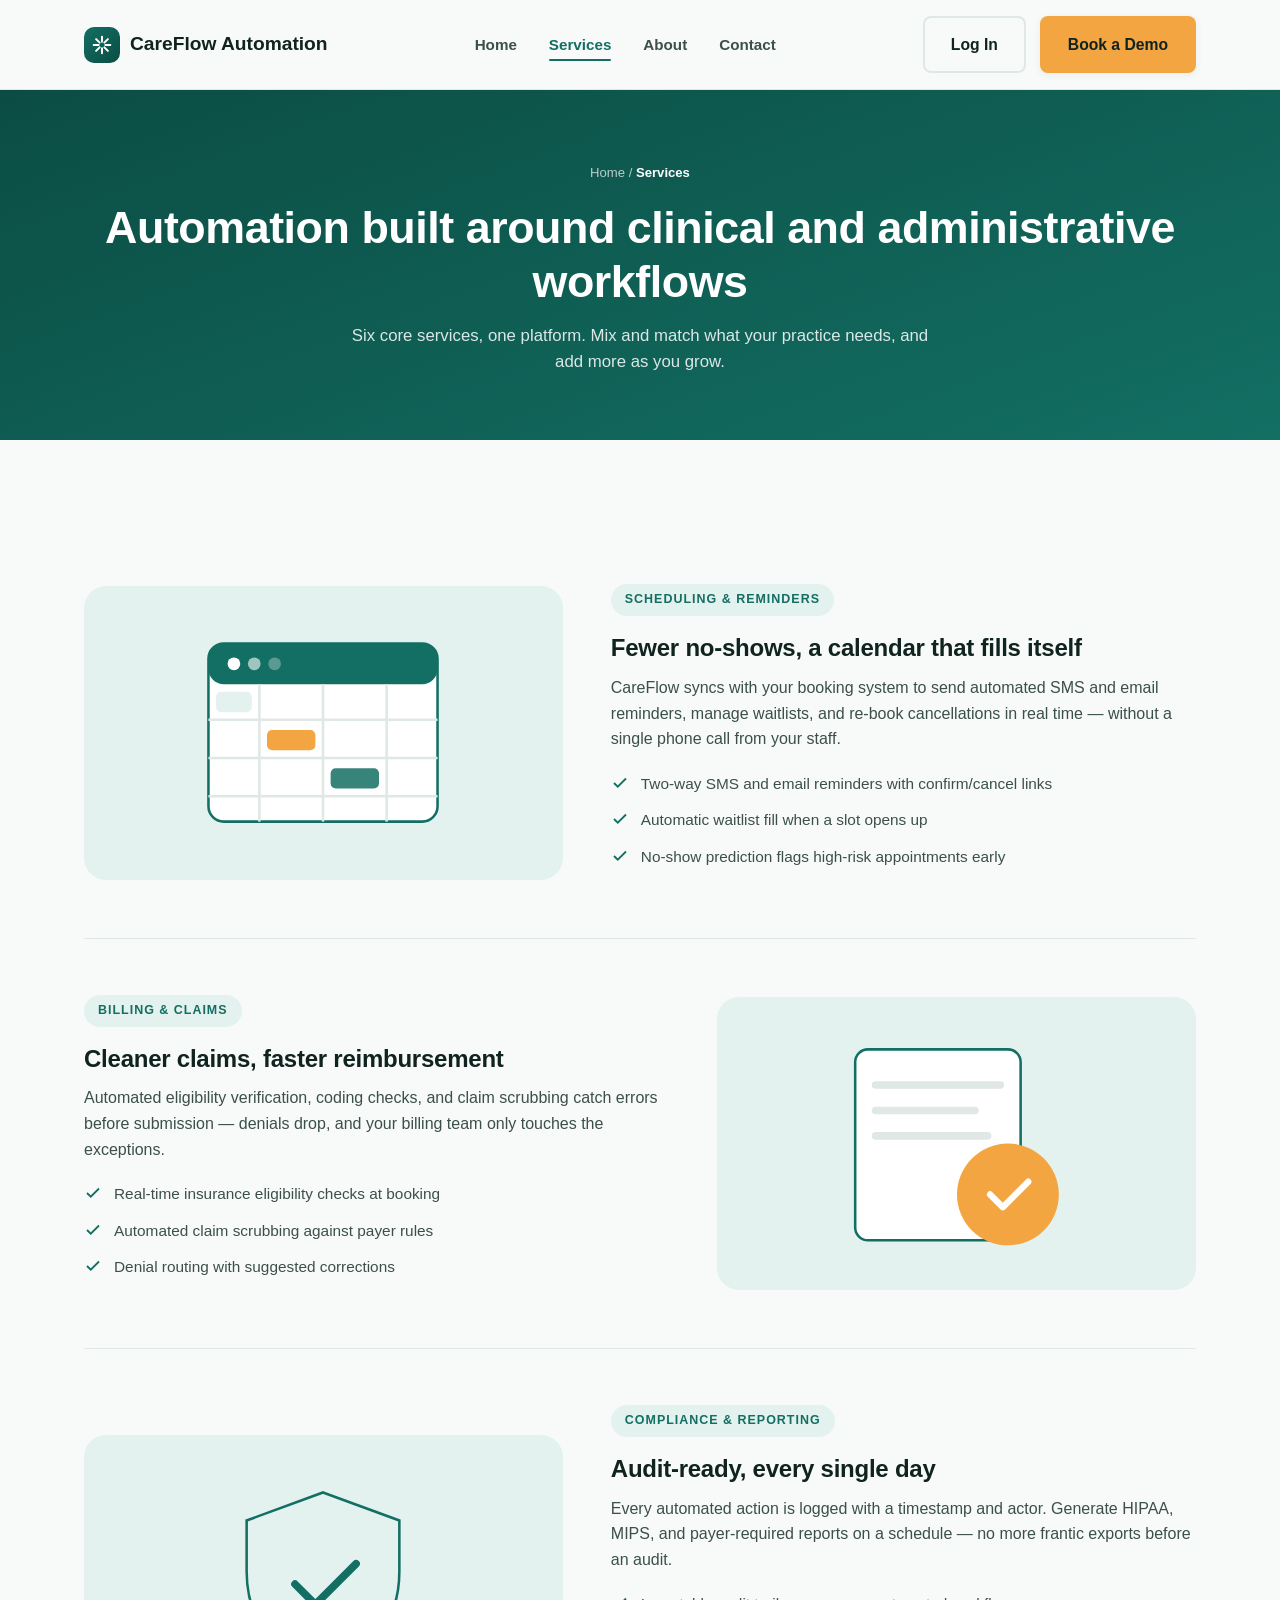
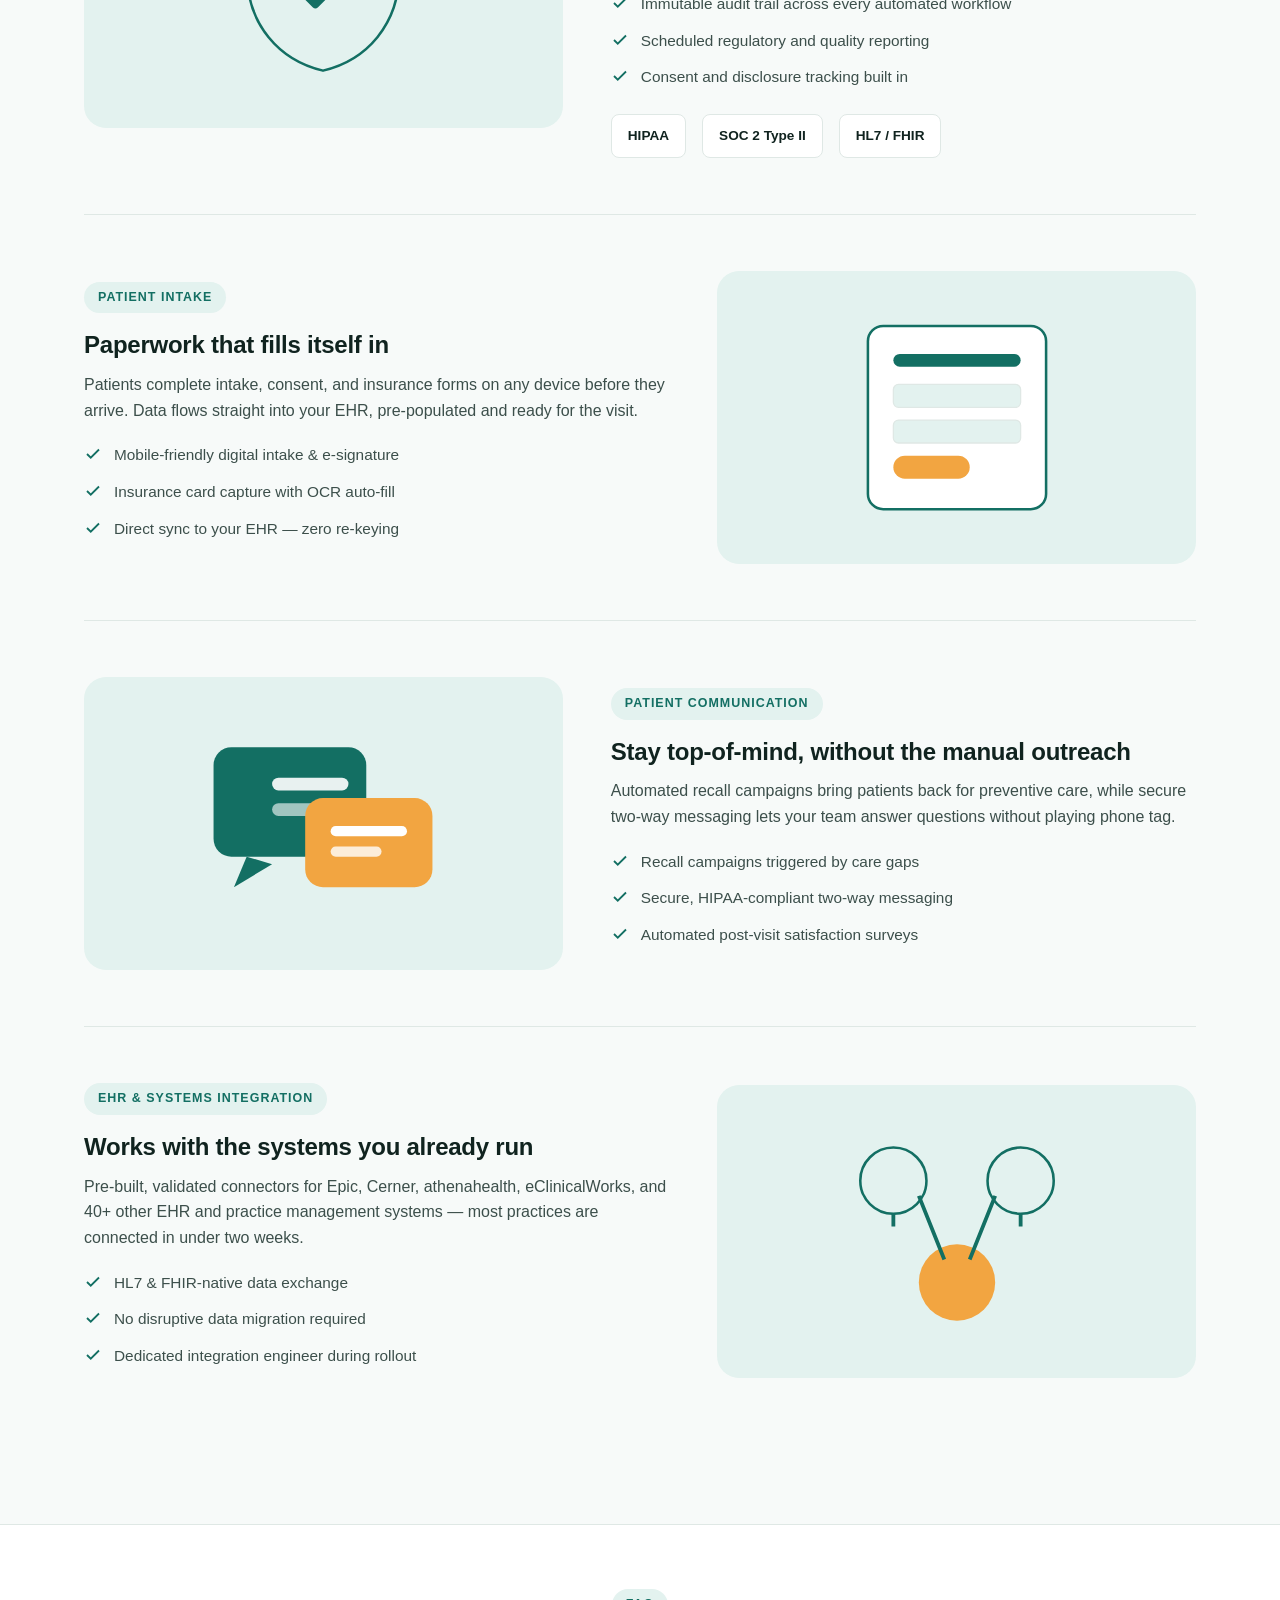
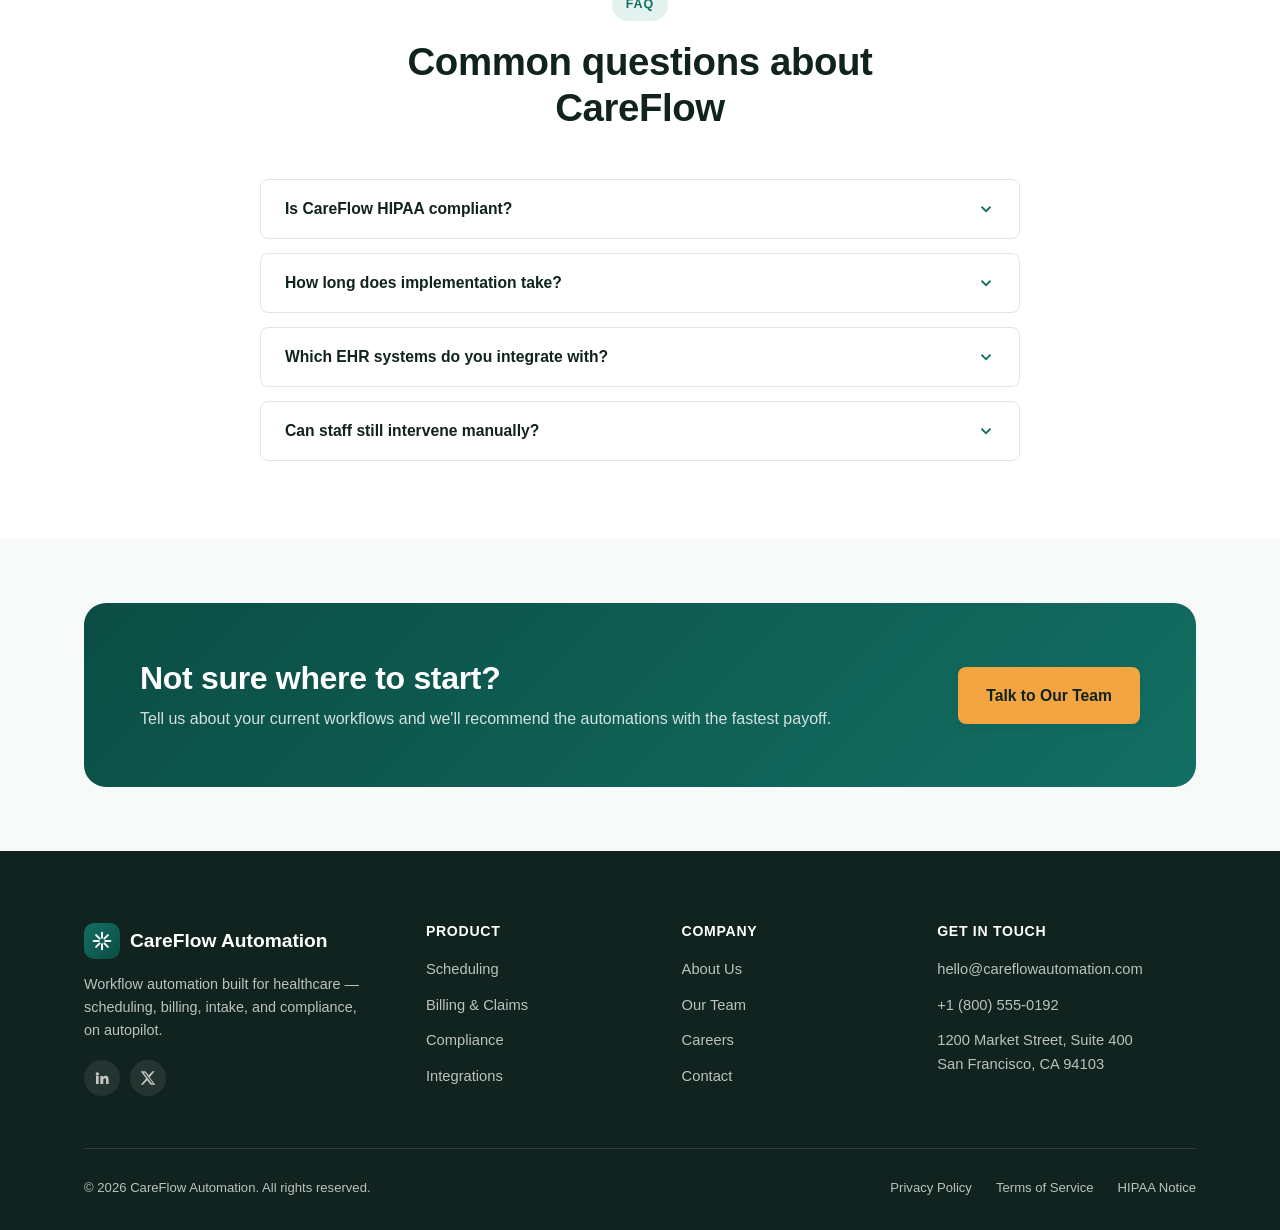
<file: services.html>
<!DOCTYPE html>
<html lang="en">
<head>
<meta charset="UTF-8" />
<meta name="viewport" content="width=device-width, initial-scale=1.0" />
<title>Services — CareFlow Automation</title>
<meta name="description" content="Explore CareFlow's healthcare automation services: scheduling, billing & claims, compliance reporting, patient intake, communication, and EHR integrations." />
<link rel="icon" href="data:,">
<link rel="stylesheet" href="css/styles.css" />
</head>
<body>

<header class="site-header">
  <nav class="nav">
    <a href="index.html" class="brand">
      <span class="brand-mark" aria-hidden="true">
        <svg width="20" height="20" viewBox="0 0 24 24" fill="none" stroke="currentColor" stroke-width="2.4" stroke-linecap="round" stroke-linejoin="round"><path d="M12 2v6M12 16v6M4.93 4.93l4.24 4.24M14.83 14.83l4.24 4.24M2 12h6M16 12h6M4.93 19.07l4.24-4.24M14.83 9.17l4.24-4.24"/></svg>
      </span>
      CareFlow Automation
    </a>

    <ul class="nav-links" id="nav-links">
      <li><a href="index.html" data-page="index.html">Home</a></li>
      <li><a href="services.html" data-page="services.html">Services</a></li>
      <li><a href="about.html" data-page="about.html">About</a></li>
      <li><a href="contact.html" data-page="contact.html">Contact</a></li>
    </ul>

    <div class="nav-actions">
      <a href="contact.html" class="btn btn-dark-outline">Log In</a>
      <a href="contact.html" class="btn btn-primary">Book a Demo</a>
      <button class="nav-toggle" aria-label="Toggle navigation" aria-expanded="false">
        <span></span><span></span><span></span>
      </button>
    </div>
  </nav>
</header>

<main>

  <section class="page-hero">
    <div class="container">
      <div class="breadcrumb">Home / <span>Services</span></div>
      <h1>Automation built around clinical and administrative workflows</h1>
      <p>Six core services, one platform. Mix and match what your practice needs, and add more as you grow.</p>
    </div>
  </section>

  <section>
    <div class="container">

      <div class="service-detail reveal" id="scheduling">
        <div class="service-visual">
          <svg viewBox="0 0 220 180" fill="none">
            <rect x="20" y="20" width="180" height="140" rx="12" fill="#ffffff" stroke="#136f63" stroke-width="2"/>
            <rect x="20" y="20" width="180" height="32" rx="12" fill="#136f63"/>
            <circle cx="40" cy="36" r="5" fill="#fff"/>
            <circle cx="56" cy="36" r="5" fill="#fff" opacity="0.6"/>
            <circle cx="72" cy="36" r="5" fill="#fff" opacity="0.3"/>
            <g stroke="#dfe8e5" stroke-width="2">
              <line x1="20" y1="80" x2="200" y2="80"/>
              <line x1="20" y1="110" x2="200" y2="110"/>
              <line x1="20" y1="140" x2="200" y2="140"/>
              <line x1="60" y1="52" x2="60" y2="160"/>
              <line x1="110" y1="52" x2="110" y2="160"/>
              <line x1="160" y1="52" x2="160" y2="160"/>
            </g>
            <rect x="66" y="88" width="38" height="16" rx="4" fill="#f2a541"/>
            <rect x="116" y="118" width="38" height="16" rx="4" fill="#136f63" opacity="0.85"/>
            <rect x="26" y="58" width="28" height="16" rx="4" fill="#e3f2ef"/>
          </svg>
        </div>
        <div>
          <span class="eyebrow">Scheduling &amp; Reminders</span>
          <h2>Fewer no-shows, a calendar that fills itself</h2>
          <p>CareFlow syncs with your booking system to send automated SMS and email reminders, manage waitlists, and re-book cancellations in real time — without a single phone call from your staff.</p>
          <ul class="feature-list">
            <li><svg width="18" height="18" viewBox="0 0 24 24" fill="none" stroke="currentColor" stroke-width="2.4"><path d="M20 6L9 17l-5-5"/></svg> Two-way SMS and email reminders with confirm/cancel links</li>
            <li><svg width="18" height="18" viewBox="0 0 24 24" fill="none" stroke="currentColor" stroke-width="2.4"><path d="M20 6L9 17l-5-5"/></svg> Automatic waitlist fill when a slot opens up</li>
            <li><svg width="18" height="18" viewBox="0 0 24 24" fill="none" stroke="currentColor" stroke-width="2.4"><path d="M20 6L9 17l-5-5"/></svg> No-show prediction flags high-risk appointments early</li>
          </ul>
        </div>
      </div>

      <div class="service-detail reverse reveal" id="billing">
        <div class="service-visual">
          <svg viewBox="0 0 220 180" fill="none">
            <rect x="30" y="16" width="130" height="150" rx="10" fill="#fff" stroke="#136f63" stroke-width="2"/>
            <line x1="46" y1="44" x2="144" y2="44" stroke="#dfe8e5" stroke-width="6" stroke-linecap="round"/>
            <line x1="46" y1="64" x2="124" y2="64" stroke="#dfe8e5" stroke-width="6" stroke-linecap="round"/>
            <line x1="46" y1="84" x2="134" y2="84" stroke="#dfe8e5" stroke-width="6" stroke-linecap="round"/>
            <circle cx="150" cy="130" r="40" fill="#f2a541"/>
            <path d="M136 130l10 10 20-20" stroke="#fff" stroke-width="5" stroke-linecap="round" stroke-linejoin="round" fill="none"/>
          </svg>
        </div>
        <div>
          <span class="eyebrow">Billing &amp; Claims</span>
          <h2>Cleaner claims, faster reimbursement</h2>
          <p>Automated eligibility verification, coding checks, and claim scrubbing catch errors before submission — denials drop, and your billing team only touches the exceptions.</p>
          <ul class="feature-list">
            <li><svg width="18" height="18" viewBox="0 0 24 24" fill="none" stroke="currentColor" stroke-width="2.4"><path d="M20 6L9 17l-5-5"/></svg> Real-time insurance eligibility checks at booking</li>
            <li><svg width="18" height="18" viewBox="0 0 24 24" fill="none" stroke="currentColor" stroke-width="2.4"><path d="M20 6L9 17l-5-5"/></svg> Automated claim scrubbing against payer rules</li>
            <li><svg width="18" height="18" viewBox="0 0 24 24" fill="none" stroke="currentColor" stroke-width="2.4"><path d="M20 6L9 17l-5-5"/></svg> Denial routing with suggested corrections</li>
          </ul>
        </div>
      </div>

      <div class="service-detail reveal" id="compliance">
        <div class="service-visual">
          <svg viewBox="0 0 220 180" fill="none">
            <path d="M110 20l60 22v40c0 42-26 70-60 78-34-8-60-36-60-78V42z" fill="#e3f2ef" stroke="#136f63" stroke-width="2"/>
            <path d="M88 92l16 16 32-32" stroke="#136f63" stroke-width="6" stroke-linecap="round" stroke-linejoin="round" fill="none"/>
          </svg>
        </div>
        <div>
          <span class="eyebrow">Compliance &amp; Reporting</span>
          <h2>Audit-ready, every single day</h2>
          <p>Every automated action is logged with a timestamp and actor. Generate HIPAA, MIPS, and payer-required reports on a schedule — no more frantic exports before an audit.</p>
          <ul class="feature-list">
            <li><svg width="18" height="18" viewBox="0 0 24 24" fill="none" stroke="currentColor" stroke-width="2.4"><path d="M20 6L9 17l-5-5"/></svg> Immutable audit trail across every automated workflow</li>
            <li><svg width="18" height="18" viewBox="0 0 24 24" fill="none" stroke="currentColor" stroke-width="2.4"><path d="M20 6L9 17l-5-5"/></svg> Scheduled regulatory and quality reporting</li>
            <li><svg width="18" height="18" viewBox="0 0 24 24" fill="none" stroke="currentColor" stroke-width="2.4"><path d="M20 6L9 17l-5-5"/></svg> Consent and disclosure tracking built in</li>
          </ul>
          <div class="compliance-badges">
            <span class="badge">HIPAA</span>
            <span class="badge">SOC 2 Type II</span>
            <span class="badge">HL7 / FHIR</span>
          </div>
        </div>
      </div>

      <div class="service-detail reverse reveal" id="intake">
        <div class="service-visual">
          <svg viewBox="0 0 220 180" fill="none">
            <rect x="40" y="18" width="140" height="144" rx="12" fill="#fff" stroke="#136f63" stroke-width="2"/>
            <rect x="60" y="40" width="100" height="10" rx="5" fill="#136f63"/>
            <rect x="60" y="64" width="100" height="18" rx="4" fill="#e3f2ef" stroke="#dfe8e5"/>
            <rect x="60" y="92" width="100" height="18" rx="4" fill="#e3f2ef" stroke="#dfe8e5"/>
            <rect x="60" y="120" width="60" height="18" rx="9" fill="#f2a541"/>
          </svg>
        </div>
        <div>
          <span class="eyebrow">Patient Intake</span>
          <h2>Paperwork that fills itself in</h2>
          <p>Patients complete intake, consent, and insurance forms on any device before they arrive. Data flows straight into your EHR, pre-populated and ready for the visit.</p>
          <ul class="feature-list">
            <li><svg width="18" height="18" viewBox="0 0 24 24" fill="none" stroke="currentColor" stroke-width="2.4"><path d="M20 6L9 17l-5-5"/></svg> Mobile-friendly digital intake &amp; e-signature</li>
            <li><svg width="18" height="18" viewBox="0 0 24 24" fill="none" stroke="currentColor" stroke-width="2.4"><path d="M20 6L9 17l-5-5"/></svg> Insurance card capture with OCR auto-fill</li>
            <li><svg width="18" height="18" viewBox="0 0 24 24" fill="none" stroke="currentColor" stroke-width="2.4"><path d="M20 6L9 17l-5-5"/></svg> Direct sync to your EHR — zero re-keying</li>
          </ul>
        </div>
      </div>

      <div class="service-detail reveal" id="communication">
        <div class="service-visual">
          <svg viewBox="0 0 220 180" fill="none">
            <rect x="24" y="30" width="120" height="86" rx="14" fill="#136f63"/>
            <path d="M50 116l-10 24 30-18" fill="#136f63"/>
            <rect x="70" y="54" width="60" height="10" rx="5" fill="#fff" opacity="0.9"/>
            <rect x="70" y="74" width="40" height="10" rx="5" fill="#fff" opacity="0.6"/>
            <rect x="96" y="70" width="100" height="70" rx="14" fill="#f2a541"/>
            <rect x="116" y="92" width="60" height="8" rx="4" fill="#fff"/>
            <rect x="116" y="108" width="40" height="8" rx="4" fill="#fff" opacity="0.8"/>
          </svg>
        </div>
        <div>
          <span class="eyebrow">Patient Communication</span>
          <h2>Stay top-of-mind, without the manual outreach</h2>
          <p>Automated recall campaigns bring patients back for preventive care, while secure two-way messaging lets your team answer questions without playing phone tag.</p>
          <ul class="feature-list">
            <li><svg width="18" height="18" viewBox="0 0 24 24" fill="none" stroke="currentColor" stroke-width="2.4"><path d="M20 6L9 17l-5-5"/></svg> Recall campaigns triggered by care gaps</li>
            <li><svg width="18" height="18" viewBox="0 0 24 24" fill="none" stroke="currentColor" stroke-width="2.4"><path d="M20 6L9 17l-5-5"/></svg> Secure, HIPAA-compliant two-way messaging</li>
            <li><svg width="18" height="18" viewBox="0 0 24 24" fill="none" stroke="currentColor" stroke-width="2.4"><path d="M20 6L9 17l-5-5"/></svg> Automated post-visit satisfaction surveys</li>
          </ul>
        </div>
      </div>

      <div class="service-detail reverse reveal" id="integration">
        <div class="service-visual">
          <svg viewBox="0 0 220 180" fill="none">
            <circle cx="60" cy="50" r="26" fill="#e3f2ef" stroke="#136f63" stroke-width="2"/>
            <circle cx="160" cy="50" r="26" fill="#e3f2ef" stroke="#136f63" stroke-width="2"/>
            <circle cx="110" cy="130" r="30" fill="#f2a541"/>
            <path d="M80 62l20 50M140 62l-20 50" stroke="#136f63" stroke-width="3"/>
            <path d="M60 76v10M160 76v10" stroke="#136f63" stroke-width="3"/>
          </svg>
        </div>
        <div>
          <span class="eyebrow">EHR &amp; Systems Integration</span>
          <h2>Works with the systems you already run</h2>
          <p>Pre-built, validated connectors for Epic, Cerner, athenahealth, eClinicalWorks, and 40+ other EHR and practice management systems — most practices are connected in under two weeks.</p>
          <ul class="feature-list">
            <li><svg width="18" height="18" viewBox="0 0 24 24" fill="none" stroke="currentColor" stroke-width="2.4"><path d="M20 6L9 17l-5-5"/></svg> HL7 &amp; FHIR-native data exchange</li>
            <li><svg width="18" height="18" viewBox="0 0 24 24" fill="none" stroke="currentColor" stroke-width="2.4"><path d="M20 6L9 17l-5-5"/></svg> No disruptive data migration required</li>
            <li><svg width="18" height="18" viewBox="0 0 24 24" fill="none" stroke="currentColor" stroke-width="2.4"><path d="M20 6L9 17l-5-5"/></svg> Dedicated integration engineer during rollout</li>
          </ul>
        </div>
      </div>

    </div>
  </section>

  <!-- FAQ -->
  <section class="section-tight" style="background: var(--color-surface); border-top: 1px solid var(--color-line);">
    <div class="container">
      <div class="section-head reveal">
        <span class="eyebrow">FAQ</span>
        <h2>Common questions about CareFlow</h2>
      </div>

      <div class="faq-list">
        <div class="faq-item reveal">
          <button class="faq-question">
            Is CareFlow HIPAA compliant?
            <svg class="chev" width="18" height="18" viewBox="0 0 24 24" fill="none" stroke="currentColor" stroke-width="2.4"><path d="M6 9l6 6 6-6"/></svg>
          </button>
          <div class="faq-answer"><p>Yes. CareFlow is HIPAA and SOC 2 Type II compliant, with signed BAAs, encryption in transit and at rest, and a full audit trail for every automated action.</p></div>
        </div>
        <div class="faq-item reveal">
          <button class="faq-question">
            How long does implementation take?
            <svg class="chev" width="18" height="18" viewBox="0 0 24 24" fill="none" stroke="currentColor" stroke-width="2.4"><path d="M6 9l6 6 6-6"/></svg>
          </button>
          <div class="faq-answer"><p>Most practices are fully live within 2–6 weeks, depending on how many systems and workflows are in scope. Simple scheduling automations can launch in days.</p></div>
        </div>
        <div class="faq-item reveal">
          <button class="faq-question">
            Which EHR systems do you integrate with?
            <svg class="chev" width="18" height="18" viewBox="0 0 24 24" fill="none" stroke="currentColor" stroke-width="2.4"><path d="M6 9l6 6 6-6"/></svg>
          </button>
          <div class="faq-answer"><p>We have pre-built integrations with Epic, Cerner, athenahealth, eClinicalWorks, NextGen, and 40+ other EHR and practice management systems. If yours isn't listed, our integration team can usually build a connector.</p></div>
        </div>
        <div class="faq-item reveal">
          <button class="faq-question">
            Can staff still intervene manually?
            <svg class="chev" width="18" height="18" viewBox="0 0 24 24" fill="none" stroke="currentColor" stroke-width="2.4"><path d="M6 9l6 6 6-6"/></svg>
          </button>
          <div class="faq-answer"><p>Always. Every automation can be paused, overridden, or routed to a human for review. CareFlow is designed to remove busywork, not clinical or administrative judgment.</p></div>
        </div>
      </div>
    </div>
  </section>

  <section class="section-tight">
    <div class="container">
      <div class="cta-band reveal">
        <div>
          <h2>Not sure where to start?</h2>
          <p>Tell us about your current workflows and we'll recommend the automations with the fastest payoff.</p>
        </div>
        <div class="cta-actions">
          <a href="contact.html" class="btn btn-primary">Talk to Our Team</a>
        </div>
      </div>
    </div>
  </section>

</main>

<footer class="site-footer">
  <div class="container">
    <div class="footer-grid">
      <div class="footer-brand">
        <a href="index.html" class="brand">
          <span class="brand-mark" aria-hidden="true">
            <svg width="20" height="20" viewBox="0 0 24 24" fill="none" stroke="currentColor" stroke-width="2.4" stroke-linecap="round" stroke-linejoin="round"><path d="M12 2v6M12 16v6M4.93 4.93l4.24 4.24M14.83 14.83l4.24 4.24M2 12h6M16 12h6M4.93 19.07l4.24-4.24M14.83 9.17l4.24-4.24"/></svg>
          </span>
          CareFlow Automation
        </a>
        <p>Workflow automation built for healthcare — scheduling, billing, intake, and compliance, on autopilot.</p>
        <div class="footer-social">
          <a href="#" aria-label="LinkedIn"><svg width="16" height="16" viewBox="0 0 24 24" fill="currentColor"><path d="M4.98 3.5a2.5 2.5 0 11-.01 5.001A2.5 2.5 0 014.98 3.5zM3 8.98h4v12.02H3zM9.5 8.98h3.83v1.64h.05c.53-1 1.84-2.06 3.79-2.06 4.05 0 4.8 2.67 4.8 6.14v6.3H18v-5.59c0-1.33-.02-3.05-1.86-3.05-1.86 0-2.14 1.45-2.14 2.95v5.69H9.5z"/></svg></a>
          <a href="#" aria-label="Twitter / X"><svg width="16" height="16" viewBox="0 0 24 24" fill="currentColor"><path d="M18.9 2H22l-7.6 8.7L23 22h-6.9l-5.4-6.6L4.4 22H1.2l8.1-9.3L1 2h7.1l4.9 6zM17.6 20h1.9L7.5 4H5.4z"/></svg></a>
        </div>
      </div>

      <div class="footer-col">
        <h4>Product</h4>
        <ul>
          <li><a href="services.html#scheduling">Scheduling</a></li>
          <li><a href="services.html#billing">Billing &amp; Claims</a></li>
          <li><a href="services.html#compliance">Compliance</a></li>
          <li><a href="services.html#integration">Integrations</a></li>
        </ul>
      </div>

      <div class="footer-col">
        <h4>Company</h4>
        <ul>
          <li><a href="about.html">About Us</a></li>
          <li><a href="about.html#team">Our Team</a></li>
          <li><a href="contact.html">Careers</a></li>
          <li><a href="contact.html">Contact</a></li>
        </ul>
      </div>

      <div class="footer-col">
        <h4>Get in touch</h4>
        <ul>
          <li>hello@careflowautomation.com</li>
          <li>+1 (800) 555-0192</li>
          <li>1200 Market Street, Suite 400<br />San Francisco, CA 94103</li>
        </ul>
      </div>
    </div>

    <div class="footer-bottom">
      <span>&copy; <span id="current-year">2026</span> CareFlow Automation. All rights reserved.</span>
      <div class="footer-bottom-links">
        <a href="#">Privacy Policy</a>
        <a href="#">Terms of Service</a>
        <a href="#">HIPAA Notice</a>
      </div>
    </div>
  </div>
</footer>

<button class="back-to-top" aria-label="Back to top">
  <svg width="18" height="18" viewBox="0 0 24 24" fill="none" stroke="currentColor" stroke-width="2.4"><path d="M12 19V5M5 12l7-7 7 7"/></svg>
</button>

<script src="js/main.js"></script>
</body>
</html>
</file>
<file: css/styles.css>
/* ============================================
   CareFlow Automation — Shared Styles
   ============================================ */

:root {
  --color-primary: #136f63;
  --color-primary-dark: #0b4d44;
  --color-primary-light: #e3f2ef;
  --color-accent: #f2a541;
  --color-accent-dark: #d6871f;
  --color-ink: #10231f;
  --color-body: #3c4f4b;
  --color-muted: #6b7c78;
  --color-line: #dfe8e5;
  --color-surface: #ffffff;
  --color-bg: #f7faf9;
  --radius-sm: 8px;
  --radius-md: 14px;
  --radius-lg: 22px;
  --shadow-sm: 0 2px 8px rgba(16, 35, 31, 0.06);
  --shadow-md: 0 12px 32px rgba(16, 35, 31, 0.1);
  --shadow-lg: 0 24px 64px rgba(16, 35, 31, 0.14);
  --container: 1160px;
  --font-sans: -apple-system, BlinkMacSystemFont, "Segoe UI", Roboto, Helvetica, Arial, sans-serif;
}

* {
  box-sizing: border-box;
}

html {
  scroll-behavior: smooth;
}

body {
  margin: 0;
  font-family: var(--font-sans);
  color: var(--color-body);
  background: var(--color-bg);
  line-height: 1.6;
  -webkit-font-smoothing: antialiased;
}

img {
  max-width: 100%;
  display: block;
}

a {
  color: inherit;
  text-decoration: none;
}

ul {
  margin: 0;
  padding: 0;
  list-style: none;
}

h1, h2, h3, h4 {
  color: var(--color-ink);
  line-height: 1.2;
  margin: 0 0 0.5em;
  letter-spacing: -0.01em;
}

p {
  margin: 0 0 1em;
}

.container {
  width: 100%;
  max-width: var(--container);
  margin: 0 auto;
  padding: 0 24px;
}

section {
  padding: 88px 0;
}

.section-tight {
  padding: 64px 0;
}

.eyebrow {
  display: inline-flex;
  align-items: center;
  gap: 8px;
  font-size: 0.78rem;
  font-weight: 700;
  letter-spacing: 0.08em;
  text-transform: uppercase;
  color: var(--color-primary);
  background: var(--color-primary-light);
  padding: 6px 14px;
  border-radius: 999px;
  margin-bottom: 18px;
}

.section-head {
  max-width: 640px;
  margin: 0 auto 48px;
  text-align: center;
}

.section-head h2 {
  font-size: clamp(1.75rem, 3vw, 2.4rem);
}

.section-head p {
  color: var(--color-muted);
  font-size: 1.05rem;
}

/* Buttons */
.btn {
  display: inline-flex;
  align-items: center;
  justify-content: center;
  gap: 8px;
  padding: 14px 26px;
  border-radius: var(--radius-sm);
  font-weight: 600;
  font-size: 0.98rem;
  border: 2px solid transparent;
  cursor: pointer;
  transition: transform 0.15s ease, box-shadow 0.15s ease, background 0.15s ease, color 0.15s ease, border-color 0.15s ease;
  white-space: nowrap;
}

.btn-primary {
  background: var(--color-accent);
  color: var(--color-ink);
  box-shadow: var(--shadow-sm);
}

.btn-primary:hover {
  background: var(--color-accent-dark);
  transform: translateY(-2px);
  box-shadow: var(--shadow-md);
}

.btn-outline {
  background: transparent;
  border-color: rgba(255, 255, 255, 0.5);
  color: inherit;
}

.btn-outline:hover {
  border-color: var(--color-accent);
  background: rgba(255, 255, 255, 0.08);
}

.btn-dark-outline {
  background: transparent;
  border-color: var(--color-line);
  color: var(--color-ink);
}

.btn-dark-outline:hover {
  border-color: var(--color-primary);
  color: var(--color-primary);
}

.btn-block {
  width: 100%;
}

/* ============ Header ============ */
.site-header {
  position: sticky;
  top: 0;
  z-index: 100;
  background: rgba(247, 250, 249, 0.92);
  backdrop-filter: blur(10px);
  border-bottom: 1px solid var(--color-line);
}

.nav {
  display: flex;
  align-items: center;
  justify-content: space-between;
  padding: 16px 24px;
  max-width: var(--container);
  margin: 0 auto;
}

.brand {
  display: flex;
  align-items: center;
  gap: 10px;
  font-weight: 800;
  font-size: 1.2rem;
  color: var(--color-ink);
}

.brand-mark {
  width: 36px;
  height: 36px;
  border-radius: 10px;
  background: linear-gradient(135deg, var(--color-primary), var(--color-primary-dark));
  display: flex;
  align-items: center;
  justify-content: center;
  color: #fff;
  flex-shrink: 0;
}

.nav-links {
  display: flex;
  align-items: center;
  gap: 32px;
}

.nav-links a {
  font-weight: 600;
  font-size: 0.95rem;
  color: var(--color-body);
  position: relative;
  padding: 4px 0;
}

.nav-links a:hover,
.nav-links a.active {
  color: var(--color-primary);
}

.nav-links a.active::after {
  content: "";
  position: absolute;
  left: 0;
  right: 0;
  bottom: -4px;
  height: 2px;
  background: var(--color-primary);
  border-radius: 2px;
}

.nav-actions {
  display: flex;
  align-items: center;
  gap: 14px;
}

.nav-toggle {
  display: none;
  flex-direction: column;
  gap: 5px;
  background: none;
  border: none;
  cursor: pointer;
  padding: 6px;
}

.nav-toggle span {
  width: 24px;
  height: 2px;
  background: var(--color-ink);
  border-radius: 2px;
  transition: transform 0.2s ease, opacity 0.2s ease;
}

/* ============ Hero ============ */
.hero {
  position: relative;
  overflow: hidden;
  background: linear-gradient(160deg, var(--color-primary-dark) 0%, var(--color-primary) 60%, #1a8577 100%);
  color: #fff;
  padding: 96px 0 110px;
}

.hero::before {
  content: "";
  position: absolute;
  inset: 0;
  background-image:
    radial-gradient(circle at 15% 25%, rgba(255, 255, 255, 0.08) 0, transparent 40%),
    radial-gradient(circle at 85% 75%, rgba(242, 165, 65, 0.18) 0, transparent 45%);
  pointer-events: none;
}

.hero-grid {
  position: relative;
  display: grid;
  grid-template-columns: 1.1fr 0.9fr;
  gap: 56px;
  align-items: center;
}

.hero-eyebrow {
  display: inline-flex;
  align-items: center;
  gap: 8px;
  font-size: 0.78rem;
  font-weight: 700;
  letter-spacing: 0.08em;
  text-transform: uppercase;
  background: rgba(255, 255, 255, 0.14);
  padding: 7px 16px;
  border-radius: 999px;
  margin-bottom: 22px;
}

.hero h1 {
  color: #fff;
  font-size: clamp(2.2rem, 4.2vw, 3.4rem);
  margin-bottom: 20px;
}

.hero p.lead {
  font-size: 1.15rem;
  color: rgba(255, 255, 255, 0.88);
  max-width: 540px;
  margin-bottom: 32px;
}

.hero-cta {
  display: flex;
  gap: 16px;
  flex-wrap: wrap;
  margin-bottom: 40px;
}

.hero-trust {
  display: flex;
  gap: 28px;
  flex-wrap: wrap;
  font-size: 0.85rem;
  color: rgba(255, 255, 255, 0.75);
}

.hero-trust li {
  display: flex;
  align-items: center;
  gap: 8px;
}

.hero-visual {
  position: relative;
}

.hero-card {
  background: var(--color-surface);
  border-radius: var(--radius-lg);
  padding: 28px;
  box-shadow: var(--shadow-lg);
  color: var(--color-ink);
}

.hero-card-head {
  display: flex;
  align-items: center;
  justify-content: space-between;
  margin-bottom: 18px;
}

.hero-card-head h4 {
  margin: 0;
  font-size: 1rem;
}

.pill {
  font-size: 0.72rem;
  font-weight: 700;
  padding: 4px 10px;
  border-radius: 999px;
  background: var(--color-primary-light);
  color: var(--color-primary);
}

.hero-stat-row {
  display: flex;
  justify-content: space-between;
  align-items: center;
  padding: 14px 0;
  border-bottom: 1px solid var(--color-line);
  font-size: 0.9rem;
}

.hero-stat-row:last-child {
  border-bottom: none;
}

.hero-stat-row strong {
  color: var(--color-primary);
}

.mini-bar {
  width: 100%;
  height: 6px;
  border-radius: 999px;
  background: var(--color-line);
  overflow: hidden;
  margin-top: 6px;
}

.mini-bar span {
  display: block;
  height: 100%;
  border-radius: 999px;
  background: linear-gradient(90deg, var(--color-primary), var(--color-accent));
}

/* ============ Logo strip ============ */
.logo-strip {
  padding: 40px 0;
  border-bottom: 1px solid var(--color-line);
}

.logo-strip p {
  text-align: center;
  font-size: 0.8rem;
  font-weight: 700;
  letter-spacing: 0.06em;
  text-transform: uppercase;
  color: var(--color-muted);
  margin-bottom: 24px;
}

.logo-row {
  display: flex;
  justify-content: space-between;
  align-items: center;
  flex-wrap: wrap;
  gap: 24px;
  opacity: 0.75;
}

.logo-chip {
  font-weight: 800;
  font-size: 1.05rem;
  color: var(--color-muted);
  letter-spacing: -0.02em;
}

/* ============ Cards / Grids ============ */
.grid-3 {
  display: grid;
  grid-template-columns: repeat(3, 1fr);
  gap: 28px;
}

.grid-2 {
  display: grid;
  grid-template-columns: repeat(2, 1fr);
  gap: 28px;
}

.grid-4 {
  display: grid;
  grid-template-columns: repeat(4, 1fr);
  gap: 24px;
}

.card {
  background: var(--color-surface);
  border: 1px solid var(--color-line);
  border-radius: var(--radius-md);
  padding: 32px 28px;
  transition: transform 0.2s ease, box-shadow 0.2s ease, border-color 0.2s ease;
}

.card:hover {
  transform: translateY(-4px);
  box-shadow: var(--shadow-md);
  border-color: transparent;
}

.card-icon {
  width: 52px;
  height: 52px;
  border-radius: 14px;
  background: var(--color-primary-light);
  color: var(--color-primary);
  display: flex;
  align-items: center;
  justify-content: center;
  margin-bottom: 20px;
}

.card h3 {
  font-size: 1.15rem;
  margin-bottom: 10px;
}

.card p {
  color: var(--color-muted);
  font-size: 0.96rem;
  margin-bottom: 0;
}

.card-link {
  display: inline-flex;
  align-items: center;
  gap: 6px;
  margin-top: 16px;
  font-weight: 700;
  font-size: 0.9rem;
  color: var(--color-primary);
}

/* ============ Stats band ============ */
.stats-band {
  background: var(--color-primary-dark);
  color: #fff;
  padding: 56px 0;
}

.stats-grid {
  display: grid;
  grid-template-columns: repeat(4, 1fr);
  gap: 24px;
  text-align: center;
}

.stats-grid .num {
  font-size: clamp(1.8rem, 3vw, 2.6rem);
  font-weight: 800;
  color: #fff;
}

.stats-grid .label {
  font-size: 0.88rem;
  color: rgba(255, 255, 255, 0.75);
  margin-top: 6px;
}

/* ============ How it works ============ */
.steps {
  display: grid;
  grid-template-columns: repeat(4, 1fr);
  gap: 24px;
  counter-reset: step;
  position: relative;
}

.step {
  position: relative;
  background: var(--color-surface);
  border: 1px solid var(--color-line);
  border-radius: var(--radius-md);
  padding: 28px 24px;
}

.step-num {
  width: 36px;
  height: 36px;
  border-radius: 50%;
  background: var(--color-ink);
  color: #fff;
  display: flex;
  align-items: center;
  justify-content: center;
  font-weight: 700;
  margin-bottom: 18px;
}

.step h4 {
  font-size: 1.02rem;
  margin-bottom: 8px;
}

.step p {
  font-size: 0.92rem;
  color: var(--color-muted);
  margin: 0;
}

/* ============ Testimonials ============ */
.testimonial-grid {
  display: grid;
  grid-template-columns: repeat(3, 1fr);
  gap: 28px;
}

.testimonial {
  background: var(--color-surface);
  border-radius: var(--radius-md);
  padding: 30px 26px;
  border: 1px solid var(--color-line);
}

.stars {
  color: var(--color-accent);
  letter-spacing: 2px;
  margin-bottom: 14px;
}

.testimonial p.quote {
  font-size: 0.98rem;
  color: var(--color-body);
}

.testimonial-author {
  display: flex;
  align-items: center;
  gap: 12px;
  margin-top: 18px;
}

.avatar {
  width: 42px;
  height: 42px;
  border-radius: 50%;
  display: flex;
  align-items: center;
  justify-content: center;
  color: #fff;
  font-weight: 700;
  flex-shrink: 0;
}

.testimonial-author .name {
  font-weight: 700;
  color: var(--color-ink);
  font-size: 0.92rem;
}

.testimonial-author .role {
  font-size: 0.82rem;
  color: var(--color-muted);
}

/* ============ CTA band ============ */
.cta-band {
  background: linear-gradient(135deg, var(--color-primary-dark), var(--color-primary));
  color: #fff;
  border-radius: var(--radius-lg);
  padding: 56px;
  display: flex;
  align-items: center;
  justify-content: space-between;
  gap: 32px;
  flex-wrap: wrap;
}

.cta-band h2 {
  color: #fff;
  margin-bottom: 8px;
  font-size: clamp(1.5rem, 2.5vw, 2rem);
}

.cta-band p {
  color: rgba(255, 255, 255, 0.82);
  margin: 0;
}

.cta-actions {
  display: flex;
  gap: 14px;
  flex-wrap: wrap;
}

/* ============ Page hero (inner pages) ============ */
.page-hero {
  background: linear-gradient(160deg, var(--color-primary-dark), var(--color-primary));
  color: #fff;
  padding: 72px 0 64px;
  text-align: center;
}

.page-hero h1 {
  color: #fff;
  font-size: clamp(2rem, 3.6vw, 2.8rem);
  margin-bottom: 14px;
}

.page-hero p {
  max-width: 600px;
  margin: 0 auto;
  color: rgba(255, 255, 255, 0.85);
  font-size: 1.05rem;
}

.breadcrumb {
  font-size: 0.82rem;
  color: rgba(255, 255, 255, 0.7);
  margin-bottom: 18px;
}

.breadcrumb span {
  color: #fff;
  font-weight: 700;
}

/* ============ Service detail rows ============ */
.service-detail {
  display: grid;
  grid-template-columns: 0.9fr 1.1fr;
  gap: 48px;
  align-items: center;
  padding: 56px 0;
  border-bottom: 1px solid var(--color-line);
}

.service-detail:last-child {
  border-bottom: none;
}

.service-detail.reverse {
  direction: rtl;
}

.service-detail.reverse > * {
  direction: ltr;
}

.service-visual {
  background: var(--color-primary-light);
  border-radius: var(--radius-lg);
  padding: 32px;
  min-height: 260px;
  display: flex;
  align-items: center;
  justify-content: center;
}

.service-visual svg {
  width: 100%;
  height: auto;
  max-width: 280px;
}

.feature-list {
  margin-top: 20px;
}

.feature-list li {
  display: flex;
  gap: 12px;
  align-items: flex-start;
  margin-bottom: 12px;
  font-size: 0.96rem;
}

.feature-list svg {
  flex-shrink: 0;
  color: var(--color-primary);
  margin-top: 2px;
}

/* ============ Pricing-ish / Plans (used on services) ============ */
.compliance-badges {
  display: flex;
  gap: 16px;
  flex-wrap: wrap;
  margin-top: 24px;
}

.badge {
  display: flex;
  align-items: center;
  gap: 8px;
  padding: 10px 16px;
  border: 1px solid var(--color-line);
  border-radius: var(--radius-sm);
  font-size: 0.85rem;
  font-weight: 700;
  color: var(--color-ink);
  background: var(--color-surface);
}

/* ============ About page ============ */
.value-grid {
  display: grid;
  grid-template-columns: repeat(2, 1fr);
  gap: 24px;
}

.timeline {
  position: relative;
  margin-top: 40px;
  padding-left: 32px;
  border-left: 2px solid var(--color-line);
}

.timeline-item {
  position: relative;
  padding-bottom: 40px;
}

.timeline-item:last-child {
  padding-bottom: 0;
}

.timeline-item::before {
  content: "";
  position: absolute;
  left: -39px;
  top: 2px;
  width: 16px;
  height: 16px;
  border-radius: 50%;
  background: var(--color-accent);
  border: 3px solid var(--color-bg);
  box-shadow: 0 0 0 2px var(--color-primary);
}

.timeline-year {
  font-weight: 800;
  color: var(--color-primary);
  font-size: 0.85rem;
  letter-spacing: 0.04em;
  text-transform: uppercase;
  margin-bottom: 4px;
}

.team-grid {
  display: grid;
  grid-template-columns: repeat(4, 1fr);
  gap: 24px;
}

.team-card {
  text-align: center;
}

.team-photo {
  width: 100%;
  aspect-ratio: 1;
  border-radius: var(--radius-md);
  display: flex;
  align-items: center;
  justify-content: center;
  color: #fff;
  font-size: 1.8rem;
  font-weight: 800;
  margin-bottom: 16px;
}

.team-card h4 {
  margin-bottom: 2px;
  font-size: 1rem;
}

.team-card .role {
  font-size: 0.85rem;
  color: var(--color-muted);
}

/* ============ Contact page ============ */
.contact-grid {
  display: grid;
  grid-template-columns: 0.85fr 1.15fr;
  gap: 48px;
  align-items: start;
}

.contact-info-card {
  background: var(--color-surface);
  border: 1px solid var(--color-line);
  border-radius: var(--radius-md);
  padding: 32px;
}

.contact-row {
  display: flex;
  gap: 16px;
  align-items: flex-start;
  padding: 18px 0;
  border-bottom: 1px solid var(--color-line);
}

.contact-row:last-child {
  border-bottom: none;
}

.contact-row .icon {
  width: 42px;
  height: 42px;
  border-radius: 10px;
  background: var(--color-primary-light);
  color: var(--color-primary);
  display: flex;
  align-items: center;
  justify-content: center;
  flex-shrink: 0;
}

.contact-row h4 {
  font-size: 0.95rem;
  margin-bottom: 2px;
}

.contact-row p {
  font-size: 0.88rem;
  color: var(--color-muted);
  margin: 0;
}

.contact-form-card {
  background: var(--color-surface);
  border: 1px solid var(--color-line);
  border-radius: var(--radius-md);
  padding: 40px;
}

.form-row {
  display: grid;
  grid-template-columns: 1fr 1fr;
  gap: 20px;
}

.field {
  margin-bottom: 20px;
}

.field label {
  display: block;
  font-size: 0.86rem;
  font-weight: 700;
  color: var(--color-ink);
  margin-bottom: 8px;
}

.field input,
.field select,
.field textarea {
  width: 100%;
  padding: 12px 14px;
  border: 1.5px solid var(--color-line);
  border-radius: var(--radius-sm);
  font-family: inherit;
  font-size: 0.95rem;
  color: var(--color-ink);
  background: var(--color-bg);
  transition: border-color 0.15s ease, box-shadow 0.15s ease;
}

.field input:focus,
.field select:focus,
.field textarea:focus {
  outline: none;
  border-color: var(--color-primary);
  box-shadow: 0 0 0 3px var(--color-primary-light);
  background: var(--color-surface);
}

.field textarea {
  resize: vertical;
  min-height: 120px;
}

.field .error {
  display: none;
  color: #c0392b;
  font-size: 0.8rem;
  margin-top: 6px;
}

.field.invalid input,
.field.invalid select,
.field.invalid textarea {
  border-color: #c0392b;
}

.field.invalid .error {
  display: block;
}

.form-note {
  font-size: 0.82rem;
  color: var(--color-muted);
  margin-top: 14px;
  text-align: center;
}

.form-success {
  display: none;
  text-align: center;
  padding: 40px 20px;
}

.form-success.show {
  display: block;
}

.form-success .icon-circle {
  width: 64px;
  height: 64px;
  border-radius: 50%;
  background: var(--color-primary-light);
  color: var(--color-primary);
  display: flex;
  align-items: center;
  justify-content: center;
  margin: 0 auto 20px;
}

.map-placeholder {
  margin-top: 28px;
  border-radius: var(--radius-md);
  overflow: hidden;
  border: 1px solid var(--color-line);
  height: 220px;
  background:
    linear-gradient(135deg, var(--color-primary-light), var(--color-bg));
  display: flex;
  align-items: center;
  justify-content: center;
  color: var(--color-primary);
  font-weight: 700;
  font-size: 0.9rem;
  gap: 10px;
}

/* ============ FAQ ============ */
.faq-list {
  max-width: 760px;
  margin: 0 auto;
}

.faq-item {
  border: 1px solid var(--color-line);
  border-radius: var(--radius-sm);
  margin-bottom: 14px;
  background: var(--color-surface);
  overflow: hidden;
}

.faq-question {
  width: 100%;
  background: none;
  border: none;
  text-align: left;
  padding: 20px 24px;
  font-weight: 700;
  font-size: 0.98rem;
  color: var(--color-ink);
  display: flex;
  align-items: center;
  justify-content: space-between;
  cursor: pointer;
  gap: 16px;
}

.faq-question .chev {
  transition: transform 0.2s ease;
  flex-shrink: 0;
  color: var(--color-primary);
}

.faq-item.open .faq-question .chev {
  transform: rotate(180deg);
}

.faq-answer {
  max-height: 0;
  overflow: hidden;
  transition: max-height 0.25s ease, padding 0.25s ease;
  padding: 0 24px;
  color: var(--color-muted);
  font-size: 0.92rem;
}

.faq-item.open .faq-answer {
  max-height: 300px;
  padding: 0 24px 22px;
}

/* ============ Footer ============ */
.site-footer {
  background: var(--color-ink);
  color: rgba(255, 255, 255, 0.72);
  padding: 72px 0 32px;
}

.footer-grid {
  display: grid;
  grid-template-columns: 1.4fr 1fr 1fr 1.2fr;
  gap: 40px;
  padding-bottom: 48px;
  border-bottom: 1px solid rgba(255, 255, 255, 0.12);
}

.footer-brand .brand {
  color: #fff;
  margin-bottom: 14px;
}

.footer-brand p {
  font-size: 0.9rem;
  max-width: 280px;
}

.footer-social {
  display: flex;
  gap: 10px;
  margin-top: 18px;
}

.footer-social a {
  width: 36px;
  height: 36px;
  border-radius: 50%;
  background: rgba(255, 255, 255, 0.08);
  display: flex;
  align-items: center;
  justify-content: center;
  transition: background 0.15s ease;
}

.footer-social a:hover {
  background: var(--color-primary);
}

.footer-col h4 {
  color: #fff;
  font-size: 0.88rem;
  text-transform: uppercase;
  letter-spacing: 0.05em;
  margin-bottom: 18px;
}

.footer-col li {
  margin-bottom: 12px;
  font-size: 0.92rem;
}

.footer-col a:hover {
  color: #fff;
}

.footer-bottom {
  display: flex;
  justify-content: space-between;
  align-items: center;
  padding-top: 28px;
  font-size: 0.82rem;
  flex-wrap: wrap;
  gap: 12px;
}

.footer-bottom-links {
  display: flex;
  gap: 24px;
}

.footer-bottom-links a:hover {
  color: #fff;
}

/* ============ Scroll reveal ============ */
/* Content is fully visible by default so it never depends on JS.
   Only once js-ready is added does .reveal start hidden and animate in. */
.js-ready .reveal {
  opacity: 0;
  transform: translateY(18px);
  transition: opacity 0.6s ease, transform 0.6s ease;
}

.reveal.in {
  opacity: 1;
  transform: translateY(0);
}

/* ============ Back to top ============ */
.back-to-top {
  position: fixed;
  right: 24px;
  bottom: 24px;
  width: 46px;
  height: 46px;
  border-radius: 50%;
  background: var(--color-primary);
  color: #fff;
  display: flex;
  align-items: center;
  justify-content: center;
  box-shadow: var(--shadow-md);
  border: none;
  cursor: pointer;
  opacity: 0;
  pointer-events: none;
  transform: translateY(10px);
  transition: opacity 0.2s ease, transform 0.2s ease, background 0.2s ease;
  z-index: 90;
}

.back-to-top.show {
  opacity: 1;
  pointer-events: auto;
  transform: translateY(0);
}

.back-to-top:hover {
  background: var(--color-primary-dark);
}

/* Avatar color variants */
.avatar.c1, .team-photo.c1 { background: linear-gradient(135deg, #136f63, #1a8577); }
.avatar.c2, .team-photo.c2 { background: linear-gradient(135deg, #f2a541, #d6871f); }
.avatar.c3, .team-photo.c3 { background: linear-gradient(135deg, #3c6e8f, #274a61); }
.avatar.c4, .team-photo.c4 { background: linear-gradient(135deg, #8457a5, #5e3c77); }

/* ============ Responsive ============ */
@media (max-width: 960px) {
  .hero-grid { grid-template-columns: 1fr; }
  .hero-visual { max-width: 420px; }
  .grid-3, .grid-4 { grid-template-columns: repeat(2, 1fr); }
  .steps { grid-template-columns: repeat(2, 1fr); }
  .stats-grid { grid-template-columns: repeat(2, 1fr); }
  .service-detail, .service-detail.reverse { grid-template-columns: 1fr; direction: ltr; }
  .service-visual { order: -1; }
  .team-grid { grid-template-columns: repeat(2, 1fr); }
  .contact-grid { grid-template-columns: 1fr; }
  .value-grid { grid-template-columns: 1fr; }
  .footer-grid { grid-template-columns: 1fr 1fr; }
}

@media (max-width: 720px) {
  .nav-links {
    position: fixed;
    top: 68px;
    left: 0;
    right: 0;
    background: var(--color-surface);
    flex-direction: column;
    align-items: flex-start;
    padding: 24px;
    gap: 18px;
    border-bottom: 1px solid var(--color-line);
    box-shadow: var(--shadow-md);
    transform: translateY(-120%);
    opacity: 0;
    transition: transform 0.2s ease, opacity 0.2s ease;
    pointer-events: none;
  }
  .nav-links.open {
    transform: translateY(0);
    opacity: 1;
    pointer-events: auto;
  }
  .nav-toggle { display: flex; }
  .nav-actions .btn-dark-outline { display: none; }
  .grid-3, .grid-4, .grid-2 { grid-template-columns: 1fr; }
  .steps { grid-template-columns: 1fr; }
  .stats-grid { grid-template-columns: repeat(2, 1fr); }
  .testimonial-grid { grid-template-columns: 1fr; }
  .team-grid { grid-template-columns: 1fr 1fr; }
  .footer-grid { grid-template-columns: 1fr; gap: 32px; }
  .cta-band { flex-direction: column; text-align: center; padding: 40px 28px; }
  .form-row { grid-template-columns: 1fr; }
  section { padding: 64px 0; }
  .hero { padding: 64px 0 80px; }
}

@media (max-width: 420px) {
  .nav { padding: 14px 16px; gap: 8px; }
  .brand {
    font-size: 0.92rem;
    max-width: 140px;
    overflow: hidden;
    text-overflow: ellipsis;
    white-space: nowrap;
  }
  .nav-actions { gap: 8px; }
  .nav-actions .btn-primary { padding: 10px 12px; font-size: 0.8rem; }
}
</file>
